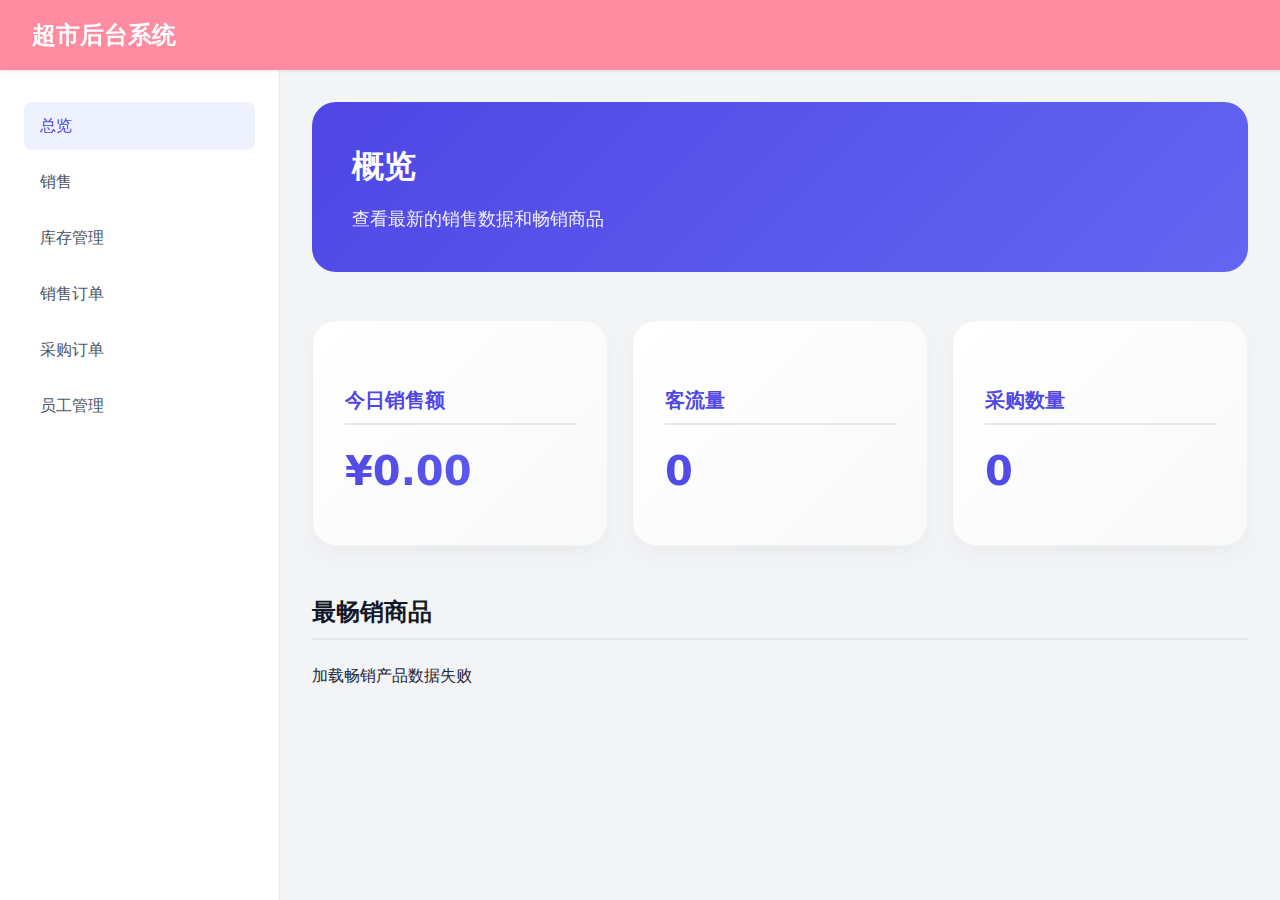
<file: src/main/resources/static/index.html>
<!DOCTYPE html>
<html lang="zh">
<head>
    <meta charset="UTF-8">
    <meta name="viewport" content="width=device-width, initial-scale=1.0">
    <title>超市后台系统 - 总览</title>
    <link rel="stylesheet" href="styles.css">
    <style>
        .main-content {
            padding: 2rem;
            background: #F3F4F6;
        }

        .stats-grid {
            display: grid;
            grid-template-columns: repeat(auto-fit, minmax(280px, 1fr));
            gap: 1.5rem;
            margin-bottom: 3rem;
        }

        .stat-card {
            background: linear-gradient(135deg, #ffffff 0%, #f8f9fa 100%);
            padding: 2rem;
            border-radius: 1.5rem;
            box-shadow: 0 10px 25px -5px rgba(0, 0, 0, 0.05);
            border: 1px solid rgba(229, 231, 235, 0.5);
            transition: all 0.3s ease;
            position: relative;
            overflow: hidden;
        }

        .stat-card::before {
            content: '';
            position: absolute;
            top: 0;
            left: 0;
            width: 100%;
            height: 100%;
            background: linear-gradient(45deg, rgba(79, 70, 229, 0.1) 0%, transparent 100%);
            opacity: 0;
            transition: opacity 0.3s ease;
        }

        .stat-card:hover {
            transform: translateY(-5px);
            box-shadow: 0 20px 30px -10px rgba(79, 70, 229, 0.15);
        }

        .stat-card:hover::before {
            opacity: 1;
        }

        .stat-card h3 {
            color: #4F46E5;
            font-size: 1.25rem;
            font-weight: 600;
            margin-bottom: 1rem;
            display: flex;
            align-items: center;
            gap: 0.5rem;
        }

        .stat-card .value {
            color: #111827;
            font-size: 2.5rem;
            font-weight: 700;
            margin-bottom: 0.75rem;
            background: linear-gradient(45deg, #4F46E5, #6366F1);
            -webkit-background-clip: text;
            -webkit-text-fill-color: transparent;
        }

        .stat-card .description {
            color: #6B7280;
            font-size: 0.875rem;
            line-height: 1.5;
        }

        .dashboard-header {
            background: linear-gradient(135deg, #4F46E5 0%, #6366F1 100%);
            padding: 2.5rem;
            border-radius: 1.5rem;
            margin-bottom: 3rem;
            color: white;
            position: relative;
            overflow: hidden;
        }

        .dashboard-header::before {
            content: '';
            position: absolute;
            top: 0;
            left: 0;
            width: 100%;
            height: 100%;
            background: url('data:image/svg+xml,...') center/cover;
            opacity: 0.1;
        }

        .dashboard-header h2 {
            font-size: 2rem;
            font-weight: 700;
            margin-bottom: 1rem;
            color: white;
        }

        .dashboard-header p {
            font-size: 1.1rem;
            opacity: 0.9;
            max-width: 600px;
        }

        .charts-container {
            display: grid;
            grid-template-columns: 2fr 1fr;
            gap: 2rem;
            margin-bottom: 3rem;
        }

        .chart-card {
            background: white;
            padding: 2rem;
            border-radius: 1.5rem;
            box-shadow: 0 10px 25px -5px rgba(0, 0, 0, 0.05);
            border: 1px solid rgba(229, 231, 235, 0.5);
        }

        .chart-card h3 {
            color: #111827;
            font-size: 1.5rem;
            font-weight: 600;
            margin-bottom: 2rem;
            padding-bottom: 1rem;
            border-bottom: 2px solid #E5E7EB;
        }

        .recent-activity {
            background: white;
            padding: 2rem;
            border-radius: 1.5rem;
            box-shadow: 0 10px 25px -5px rgba(0, 0, 0, 0.05);
        }

        .activity-list {
            display: flex;
            flex-direction: column;
            gap: 1.5rem;
        }

        .activity-item {
            padding: 1.5rem;
            border-radius: 1rem;
            background: #F9FAFB;
            border: 1px solid #E5E7EB;
            transition: all 0.3s ease;
        }

        .activity-item:hover {
            background: #F3F4F6;
            transform: translateX(5px);
            border-color: #4F46E5;
        }

        .top-products {
            display: grid;
            grid-template-columns: repeat(auto-fit, minmax(300px, 1fr));
            gap: 1.5rem;
            margin-top: 1.5rem;
        }

        .product-card {
            background: white;
            padding: 2rem;
            border-radius: 1.5rem;
            box-shadow: 0 10px 25px -5px rgba(0, 0, 0, 0.05);
            border: 1px solid rgba(229, 231, 235, 0.5);
            transition: all 0.3s ease;
            position: relative;
            overflow: hidden;
        }

        .product-card:hover {
            transform: translateY(-5px);
            box-shadow: 0 20px 30px -10px rgba(79, 70, 229, 0.15);
        }

        .rank-badge {
            position: absolute;
            top: 1rem;
            right: 1rem;
            width: 2.5rem;
            height: 2.5rem;
            background: linear-gradient(135deg, #4F46E5 0%, #6366F1 100%);
            color: white;
            border-radius: 50%;
            display: flex;
            align-items: center;
            justify-content: center;
            font-weight: 600;
            font-size: 1.25rem;
            box-shadow: 0 4px 6px -1px rgba(79, 70, 229, 0.3);
        }

        .product-name {
            font-size: 1.25rem;
            font-weight: 600;
            color: #111827;
            margin-bottom: 1rem;
            padding-right: 3rem;
        }

        .product-sales {
            color: #6B7280;
            font-size: 0.875rem;
            display: flex;
            align-items: center;
            gap: 0.5rem;
        }

        .product-sales::before {
            content: '📈';
            font-size: 1.25rem;
        }

        main h3 {
            color: #111827;
            font-size: 1.5rem;
            font-weight: 600;
            margin: 2rem 0 1rem;
            padding-bottom: 0.5rem;
            border-bottom: 2px solid #E5E7EB;
        }
    </style>
</head>
<body>
    <div class="container">
        <header class="navbar">
            <h1>超市后台系统</h1>
        </header>
        
        <aside class="sidebar">
            <ul>
                <li><a href="index.html" class="active">总览</a></li>
                <li><a href="inventory.html">销售</a></li>
                <li><a href="manage-inventory.html">库存管理</a></li>
                <li><a href="sale-orders.html">销售订单</a></li>
                <li><a href="purchase-orders.html">采购订单</a></li>
                <li><a href="employee-management.html">员工管理</a></li>
            </ul>
        </aside>

        <main class="main-content">
            <div class="dashboard-header">
                <h2>概览</h2>
                <p>查看最新的销售数据和畅销商品</p>
            </div>

            <div class="stats-grid">
                <div class="stat-card">
                    <h3>今日销售额</h3>
                    <div class="value" id="totalSales">¥0.00</div>
                </div>
                <div class="stat-card">
                    <h3>客流量</h3>
                    <div class="value" id="orderCount">0</div>
                </div>
                <div class="stat-card">
                    <h3>采购数量</h3>
                    <div class="value" id="purchaseCount">0</div>
                </div>
            </div>

            <h3>最畅销商品</h3>
            <div class="top-products" id="topProductsContainer">
                <!-- 动态加载的畅销产品将显示在这里 -->
            </div>
        </main>
    </div>

    <script>
        function loadTotalSales() {
            fetch('http://localhost:8080/api/orders/total-sales')
                .then(response => response.json())
                .then(amount => {
                    document.getElementById('totalSales').textContent = 
                        `¥${parseFloat(amount).toFixed(2)}`;
                })
                .catch(error => {
                    console.error('加载总销售额失败:', error);
                });
        }

        function loadTopProducts() {
            fetch('http://localhost:8080/api/inventory/top-selling')
                .then(response => response.json())
                .then(products => {
                    const container = document.getElementById('topProductsContainer');
                    container.innerHTML = products.map((product, index) => `
                        <div class="product-card" style="position: relative;">
                            <div class="rank-badge">${index + 1}</div>
                            <div class="product-name">${product.name}</div>
                            <div class="product-sales">月销量：${product.salesCount}件</div>
                        </div>
                    `).join('');
                })
                .catch(error => {
                    console.error('加载畅销产品失败:', error);
                    document.getElementById('topProductsContainer').innerHTML = 
                        '<p>加载畅销产品数据失败</p>';
                });
        }

        function loadStatistics() {
            // 获取销售统计数据
            fetch('http://localhost:8080/api/orders/statistics')
                .then(response => response.json())
                .then(data => {
                    document.getElementById('totalSales').textContent = 
                        `¥${data.totalSales.toFixed(2)}`;
                    document.getElementById('orderCount').textContent = 
                        data.orderCount;
                    document.getElementById('purchaseCount').textContent = 
                        data.purchaseCount;
                })
                .catch(error => {
                    console.error('加载统计数据失败:', error);
                });
        }

        function loadOrderCount() {
            fetch('http://localhost:8080/api/orders/count')
                .then(response => response.json())
                .then(count => {
                    document.getElementById('orderCount').textContent = count;
                })
                .catch(error => {
                    console.error('加载订单数量失败:', error);
                });
        }

        function loadPurchaseCount() {
            fetch('http://localhost:8080/api/orders/purchases/count')
                .then(response => response.json())
                .then(count => {
                    document.getElementById('purchaseCount').textContent = count || '0';
                })
                .catch(error => {
                    console.error('加载采购订单数量失败:', error);
                    document.getElementById('purchaseCount').textContent = '0';
                });
        }

        // 页面加载时执行
        window.onload = function() {
            loadTopProducts();
            loadStatistics();
            loadTotalSales();
            loadOrderCount();
            loadPurchaseCount();
            
            // 每隔5分钟刷新一次数据
            setInterval(() => {
                loadStatistics();
                loadTotalSales();
                loadOrderCount();
                loadPurchaseCount();
            }, 300000);
        };
    </script>
</body>
</html>
</file>
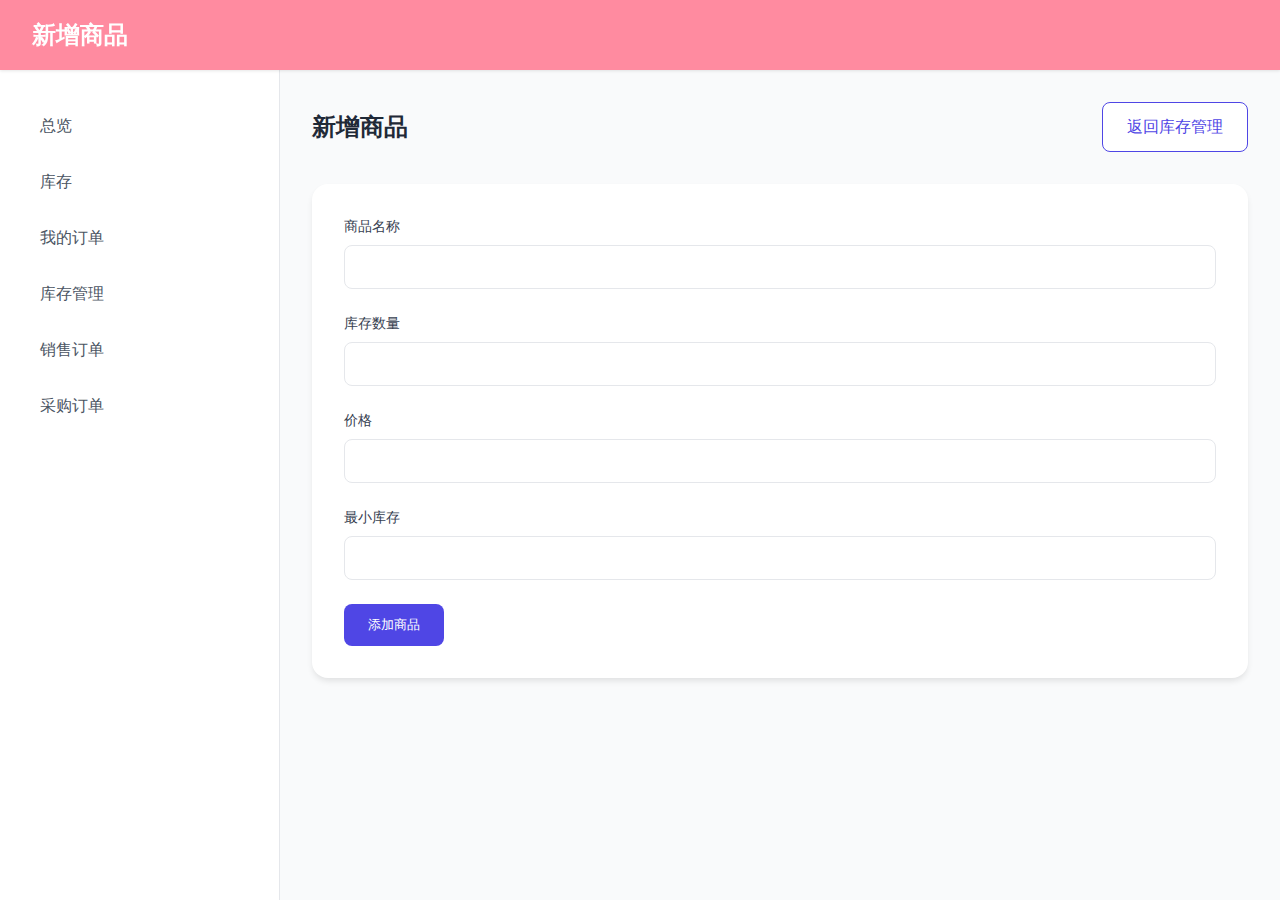
<file: src/main/resources/static/add-product.html>
<!DOCTYPE html>
<html lang="zh">
<head>
    <meta charset="UTF-8">
    <meta name="viewport" content="width=device-width, initial-scale=1.0">
    <title>新增商品 - 仓库管理系统</title>
    <link rel="stylesheet" href="styles.css">
    <style>
        .header-actions {
            display: flex;
            justify-content: space-between;
            align-items: center;
            margin-bottom: 2rem;
        }

        .btn-back {
            background: white;
            color: #4F46E5;
            border: 1px solid #4F46E5;
            padding: 0.75rem 1.5rem;
            border-radius: 0.5rem;
            text-decoration: none;
            font-weight: 500;
            transition: all 0.2s;
        }

        .btn-back:hover {
            background: #EEF2FF;
        }

        .add-form {
            background: white;
            padding: 2rem;
            border-radius: 1rem;
            box-shadow: 0 4px 6px -1px rgba(0, 0, 0, 0.1);
        }

        .form-group {
            margin-bottom: 1.5rem;
        }

        .form-group label {
            display: block;
            color: #374151;
            font-size: 0.875rem;
            font-weight: 500;
            margin-bottom: 0.5rem;
        }

        .form-group input {
            width: 100%;
            padding: 0.75rem 1rem;
            border: 1px solid #E5E7EB;
            border-radius: 0.5rem;
            font-size: 1rem;
        }

        .btn-submit {
            background: #4F46E5;
            color: white;
            padding: 0.75rem 1.5rem;
            border: none;
            border-radius: 0.5rem;
            font-weight: 500;
            cursor: pointer;
            transition: all 0.2s;
        }

        .btn-submit:hover {
            background: #4338CA;
        }
    </style>
</head>
<body>
    <div class="container">
        <header class="navbar">
            <h1>新增商品</h1>
        </header>
        
        <aside class="sidebar">
            <ul>
                <li><a href="index.html">总览</a></li>
                <li><a href="inventory.html">库存</a></li>
                <li><a href="my-orders.html">我的订单</a></li>
                <li><a href="manage-inventory.html">库存管理</a></li>
                <li><a href="sale-orders.html">销售订单</a></li>
                <li><a href="purchase-orders.html">采购订单</a></li>
            </ul>
        </aside>
        
        <main class="main-content">
            <div class="header-actions">
                <h2>新增商品</h2>
                <a href="manage-inventory.html" class="btn-back">返回库存管理</a>
            </div>
            <div class="add-form">
                <form id="addProductForm">
                    <div class="form-group">
                        <label for="productName">商品名称</label>
                        <input type="text" id="productName" required>
                    </div>
                    <div class="form-group">
                        <label for="stock">库存数量</label>
                        <input type="number" id="stock" required min="0">
                    </div>
                    <div class="form-group">
                        <label for="price">价格</label>
                        <input type="number" id="price" required min="0" step="0.01">
                    </div>
                    <div class="form-group">
                        <label for="minStock">最小库存</label>
                        <input type="number" id="minStock" required min="0">
                    </div>
                    <button type="submit" class="btn-submit">添加商品</button>
                </form>
            </div>
        </main>
    </div>

    <script>
        document.getElementById('addProductForm').addEventListener('submit', function(e) {
            e.preventDefault();
            const productData = {
                name: document.getElementById('productName').value,
                stock: parseInt(document.getElementById('stock').value),
                price: parseFloat(document.getElementById('price').value),
                minStock: parseInt(document.getElementById('minStock').value)
            };

            fetch('http://localhost:8080/api/inventory/add', {
                method: 'POST',
                headers: {
                    'Content-Type': 'application/json'
                },
                body: JSON.stringify(productData)
            })
            .then(response => response.text())
            .then(result => {
                alert(result);
                if (result === '添加成功') {
                    window.location.href = 'manage-inventory.html';
                }
            })
            .catch(error => {
                console.error('添加商品失败:', error);
                alert('添加商品失败，请稍后重试');
            });
        });
    </script>
</body>
</html>
</file>
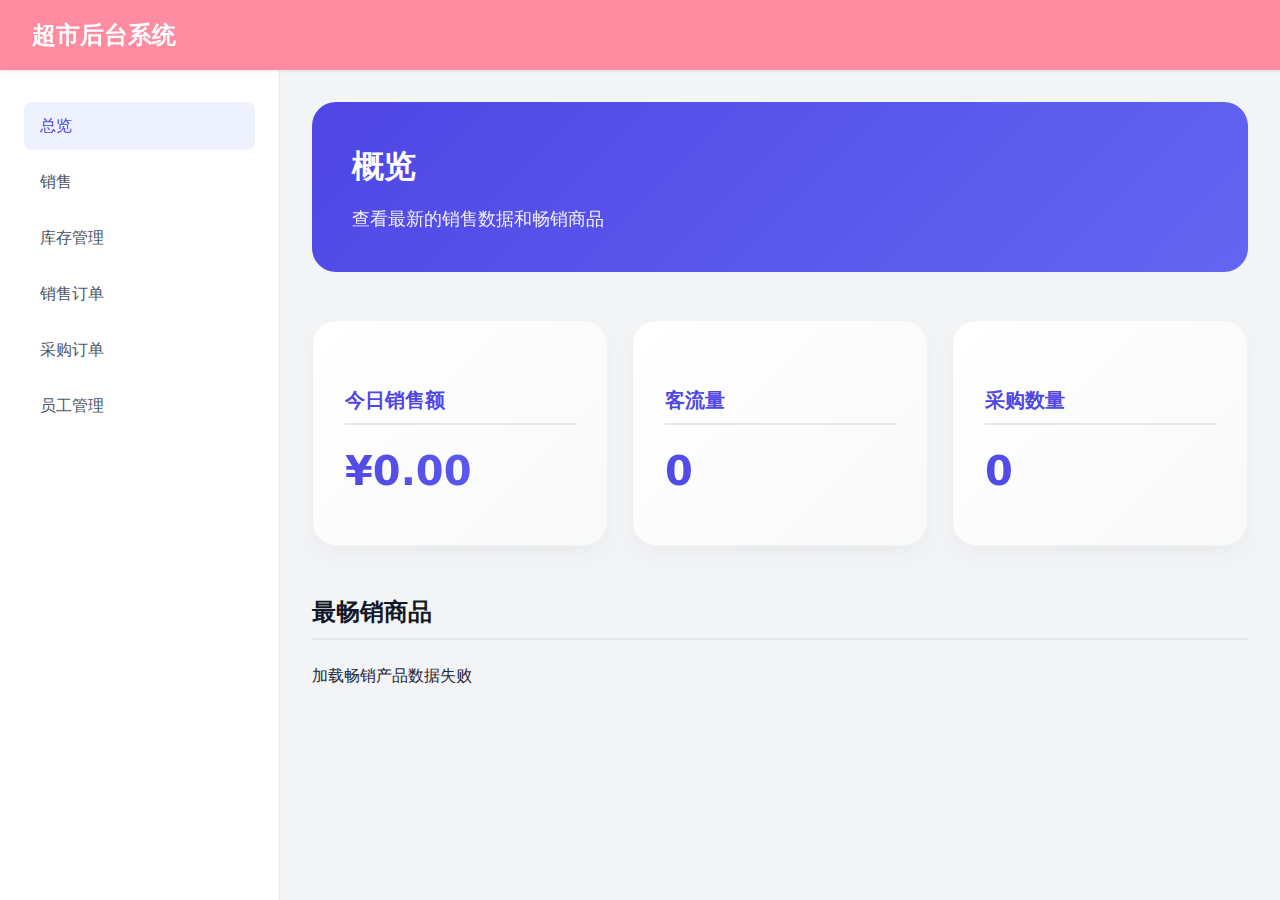
<file: src/main/resources/static/employee-management.html>
<!DOCTYPE html>
<html lang="zh">
<head>
    <meta charset="UTF-8">
    <meta name="viewport" content="width=device-width, initial-scale=1.0">
    <title>员工管理 - 仓库管理系统</title>
    <link rel="stylesheet" href="styles.css">
    <style>
        .employee-header {
            margin-bottom: 2rem;
            display: flex;
            justify-content: space-between;
            align-items: flex-start;
        }

        .employee-header h2 {
            color: #1F2937;
            font-size: 1.5rem;
            font-weight: 600;
            margin-bottom: 0.5rem;
        }

        .employee-header p {
            color: #6B7280;
            font-size: 0.875rem;
        }

        .btn-add-employee {
            background: #4F46E5;
            color: white;
            padding: 0.75rem 1.5rem;
            border-radius: 0.5rem;
            text-decoration: none;
            font-weight: 500;
            transition: all 0.2s;
        }

        .btn-add-employee:hover {
            background: #4338CA;
        }

        .search-container {
            margin: 1.5rem 0;
            display: flex;
            align-items: center;
            background: white;
            padding: 0.75rem;
            border-radius: 0.75rem;
            box-shadow: 0 1px 3px rgba(0, 0, 0, 0.1);
        }

        .search-input {
            width: 100%;
            max-width: 400px;
            padding: 0.75rem 1rem;
            border: 1px solid #E5E7EB;
            border-radius: 0.5rem;
            font-size: 1rem;
            color: #1F2937;
            background-color: #F9FAFB;
            outline: none;
            transition: all 0.2s ease;
        }

        .employee-grid {
            display: grid;
            grid-template-columns: repeat(auto-fill, minmax(300px, 1fr));
            gap: 1.5rem;
            padding: 1rem 0;
        }

        .employee-card {
            background: white;
            border-radius: 0.75rem;
            padding: 1.5rem;
            box-shadow: 0 1px 3px rgba(0, 0, 0, 0.1);
        }

        .employee-card h3 {
            color: #1F2937;
            font-size: 1.25rem;
            margin-bottom: 1rem;
        }

        .employee-info {
            margin-bottom: 1rem;
            color: #4B5563;
        }

        .action-buttons {
            display: flex;
            gap: 0.75rem;
            margin-top: 1rem;
        }

        .btn {
            padding: 0.5rem 1rem;
            border-radius: 0.375rem;
            border: none;
            cursor: pointer;
            font-size: 0.875rem;
        }

        .btn-edit {
            background: #3B82F6;
            color: white;
        }

        .btn-delete {
            background: #EF4444;
            color: white;
        }

        .modal {
            position: fixed;
            top: 0;
            left: 0;
            width: 100%;
            height: 100%;
            background: rgba(0, 0, 0, 0.5);
            display: flex;
            justify-content: center;
            align-items: center;
            z-index: 1000;
        }

        .modal-content {
            background: white;
            padding: 2rem;
            border-radius: 0.5rem;
            width: 100%;
            max-width: 500px;
            position: relative;
            z-index: 1001;
        }

        .form-group {
            margin-bottom: 1rem;
        }

        .form-group label {
            display: block;
            margin-bottom: 0.5rem;
            color: #374151;
        }

        .form-group input,
        .form-group select {
            width: 100%;
            padding: 0.5rem;
            border: 1px solid #D1D5DB;
            border-radius: 0.375rem;
        }

        .modal-buttons {
            display: flex;
            justify-content: flex-end;
            gap: 1rem;
            margin-top: 1.5rem;
        }

        .btn-primary {
            background: #4F46E5;
            color: white;
            padding: 0.75rem 1.5rem;
            border-radius: 0.5rem;
            border: none;
            font-weight: 500;
            font-size: 1rem;
            cursor: pointer;
            transition: all 0.2s;
            min-width: 120px;
        }

        .btn-primary:hover {
            background: #4338CA;
        }

        .btn-secondary {
            background: white;
            color: #4F46E5;
            padding: 0.75rem 1.5rem;
            border-radius: 0.5rem;
            border: 1px solid #4F46E5;
            font-weight: 500;
            font-size: 1rem;
            cursor: pointer;
            transition: all 0.2s;
            min-width: 120px;
        }

        .btn-secondary:hover {
            background: #EEF2FF;
        }

        .modal-buttons {
            display: flex;
            justify-content: flex-end;
            gap: 1.5rem;
            margin-top: 2rem;
        }
    </style>
</head>
<body>
    <div class="container">
        <header class="navbar">
            <h1>员工管理</h1>
        </header>
        
        <aside class="sidebar">
            <ul>
                <li><a href="index.html">总览</a></li>
                <li><a href="inventory.html">销售</a></li>
                <li><a href="manage-inventory.html">库存管理</a></li>
                <li><a href="sale-orders.html">销售订单</a></li>
                <li><a href="purchase-orders.html">采购订单</a></li>
                <li><a href="employee-management.html" class="active">员工管理</a></li>
            </ul>
        </aside>
        
        <main class="main-content">
            <div class="employee-header">
                <div>
                    <h2>员工管理</h2>
                    <p>管理所有员工信息</p>
                    <div class="search-container">
                        <input type="text" id="searchInput" placeholder="搜索员工..." class="search-input">
                    </div>
                </div>
                <button class="btn-add-employee" onclick="showAddEmployeeModal()">新增员工</button>
            </div>
            <div class="employee-grid" id="employeeGrid">
                <!-- 员工卡片将通过JavaScript动态添加 -->
            </div>
        </main>
    </div>

    <div id="employeeModal" class="modal" style="display: none;">
        <div class="modal-content">
            <h3 id="modalTitle">新增员工</h3>
            <form id="employeeForm">
                <input type="hidden" id="employeeId">
                <div class="form-group">
                    <label for="name">姓名</label>
                    <input type="text" id="name" required>
                </div>
                <div class="form-group">
                    <label for="level">职级</label>
                    <select id="level" required>
                        <option value="初级">初级</option>
                        <option value="中级">中级</option>
                        <option value="高级">高级</option>
                    </select>
                </div>
                <div class="form-group">
                    <label for="phone">电话</label>
                    <input type="tel" id="phone" pattern="\d{11}" required>
                </div>
                <div class="form-group">
                    <label for="position">岗位</label>
                    <input type="text" id="position" required>
                </div>
                <div class="modal-buttons">
                    <button type="submit" class="btn-primary">保存</button>
                    <button type="button" class="btn-secondary" onclick="hideEmployeeModal()">取消</button>
                </div>
            </form>
        </div>
    </div>

    <script>
        let allEmployees = [];

        function loadEmployees() {
            fetch('http://localhost:8080/api/employees')
                .then(response => response.json())
                .then(employees => {
                    allEmployees = employees;
                    renderEmployees(employees);
                })
                .catch(error => console.error('加载员工数据失败:', error));
        }

        function renderEmployees(employees) {
            const grid = document.getElementById('employeeGrid');
            grid.innerHTML = employees.map(employee => `
                <div class="employee-card">
                    <h3>${employee.name}</h3>
                    <div class="employee-info">
                        <p>职级: ${employee.level}</p>
                        <p>电话: ${employee.phone}</p>
                        <p>岗位: ${employee.position}</p>
                    </div>
                    <div class="action-buttons">
                        <button class="btn btn-edit" onclick="editEmployee(${employee.id})">编辑</button>
                        <button class="btn btn-delete" onclick="deleteEmployee(${employee.id})">删除</button>
                    </div>
                </div>
            `).join('');
        }

        function searchEmployees(keyword) {
            const filteredEmployees = allEmployees.filter(employee => 
                employee.name.toLowerCase().includes(keyword.toLowerCase()) ||
                employee.position.toLowerCase().includes(keyword.toLowerCase())
            );
            renderEmployees(filteredEmployees);
        }

        // 检查是否有权限访问
        function checkAccess() {
            const key = localStorage.getItem('employeeManagementKey');
            if (!key || key !== '123456') {
                const inputKey = prompt('请输入访问密钥:');
                if (inputKey === '123456') {
                    localStorage.setItem('employeeManagementKey', inputKey);
                } else {
                    alert('密钥错误，无法访问员工管理页面');
                    window.location.href = 'index.html';
                }
            }
        }

        // 页面加载时检查权限
        window.onload = function() {
            checkAccess();
            loadEmployees();
            document.getElementById('searchInput').addEventListener('input', function(e) {
                searchEmployees(e.target.value);
            });
        };

        function showAddEmployeeModal() {
            document.getElementById('modalTitle').textContent = '新增员工';
            document.getElementById('employeeId').value = '';
            document.getElementById('employeeForm').reset();
            document.getElementById('employeeModal').style.display = 'flex';
        }

        function showEditEmployeeModal(employee) {
            document.getElementById('modalTitle').textContent = '编辑员工';
            document.getElementById('employeeId').value = employee.id;
            document.getElementById('name').value = employee.name;
            document.getElementById('level').value = employee.level;
            document.getElementById('phone').value = employee.phone;
            document.getElementById('position').value = employee.position;
            document.getElementById('employeeModal').style.display = 'flex';
        }

        function hideEmployeeModal() {
            document.getElementById('employeeModal').style.display = 'none';
        }

        function editEmployee(id) {
            const employee = allEmployees.find(emp => emp.id === id);
            if (employee) {
                showEditEmployeeModal(employee);
            }
        }

        function deleteEmployee(id) {
            if (confirm('确定要删除这名员工吗？')) {
                fetch(`http://localhost:8080/api/employees/${id}`, {
                    method: 'DELETE'
                })
                .then(response => {
                    if (response.ok) {
                        loadEmployees();
                    } else {
                        throw new Error('删除失败');
                    }
                })
                .catch(error => console.error('删除员工失败:', error));
            }
        }

        // 表单提交处理
        document.getElementById('employeeForm').addEventListener('submit', function(e) {
            e.preventDefault();
            
            const employeeData = {
                name: document.getElementById('name').value,
                level: document.getElementById('level').value,
                phone: document.getElementById('phone').value,
                position: document.getElementById('position').value
            };

            const employeeId = document.getElementById('employeeId').value;
            const url = employeeId 
                ? `http://localhost:8080/api/employees/${employeeId}`
                : 'http://localhost:8080/api/employees';
            const method = employeeId ? 'PUT' : 'POST';

            fetch(url, {
                method: method,
                headers: {
                    'Content-Type': 'application/json'
                },
                body: JSON.stringify(employeeData)
            })
            .then(response => {
                if (!response.ok) {
                    return response.text().then(text => {
                        throw new Error(text || '保存失败');
                    });
                }
                return response.json();
            })
            .then(result => {
                hideEmployeeModal();
                loadEmployees();  // 重新加载员工列表
                alert(employeeId ? '修改成功' : '添加成功');
            })
            .catch(error => {
                console.error('保存失败:', error);
                alert('保存失败：' + error.message);
            });
        });

        function checkEmployeeAccess(event) {
            event.preventDefault();
            const key = localStorage.getItem('employeeManagementKey');
            if (!key || key !== '123456') {
                const inputKey = prompt('请输入访问密钥:');
                if (inputKey === '123456') {
                    localStorage.setItem('employeeManagementKey', inputKey);
                    window.location.href = 'employee-management.html';
                } else {
                    alert('密钥错误，无法访问员工管理页面');
                }
            } else {
                window.location.href = 'employee-management.html';
            }
        }
    </script>
</body>
</html>
</file>
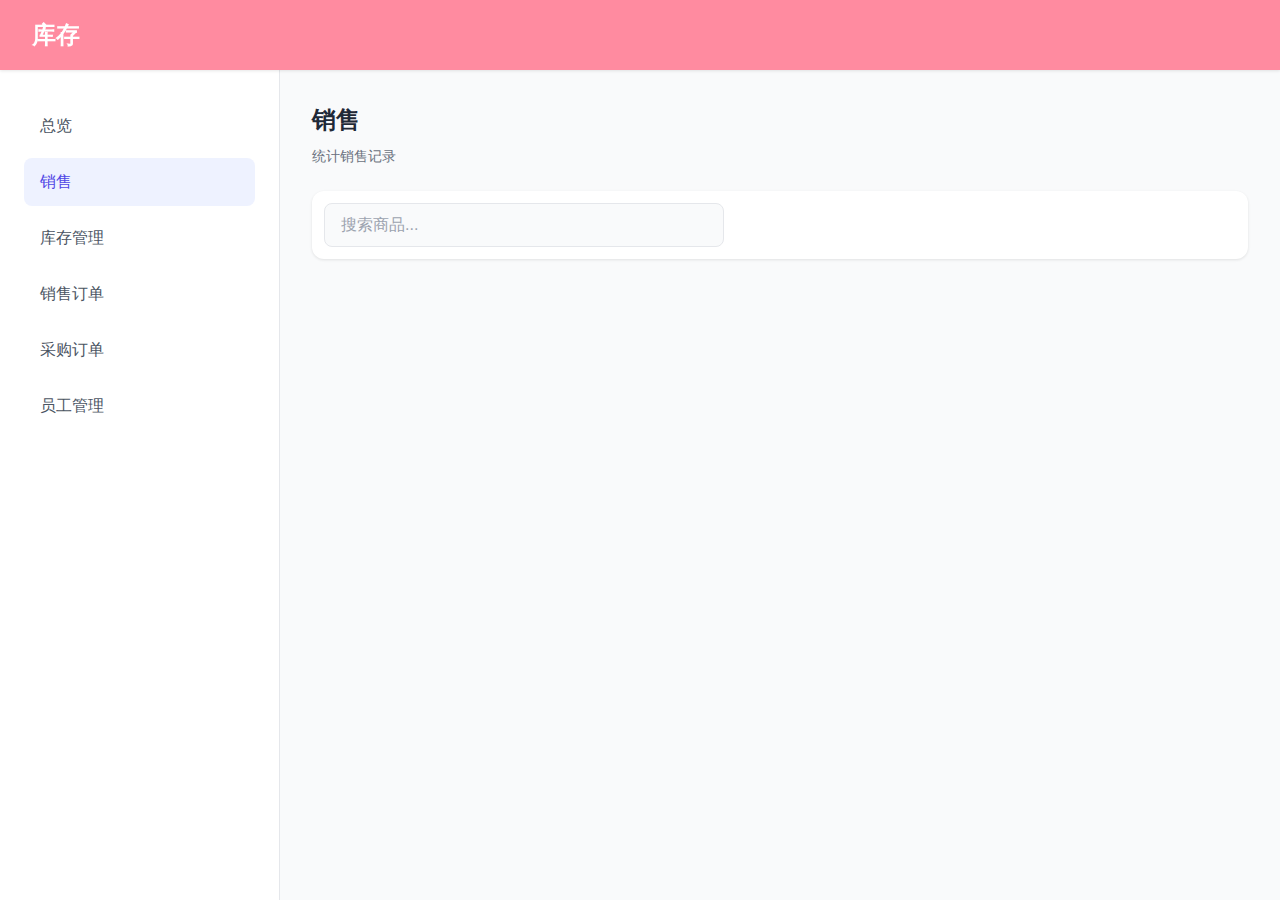
<file: src/main/resources/static/inventory.html>
<!DOCTYPE html>
<html lang="zh">
<head>
    <meta charset="UTF-8">
    <meta name="viewport" content="width=device-width, initial-scale=1.0">
    <title>库存管理 - 仓库管理系统</title>
    <link rel="stylesheet" href="styles.css">
    <style>
        .inventory-header {
            margin-bottom: 2rem;
        }

        .inventory-header h2 {
            color: #1F2937;
            font-size: 1.5rem;
            font-weight: 600;
            margin-bottom: 0.5rem;
        }

        .inventory-header p {
            color: #6B7280;
            font-size: 0.875rem;
        }

        .inventory-grid {
            display: grid;
            grid-template-columns: repeat(auto-fit, minmax(280px, 1fr));
            gap: 1.5rem;
            padding: 1.5rem 0;
        }

        .inventory-item {
            background: white;
            border-radius: 1rem;
            padding: 1.5rem;
            box-shadow: 0 4px 6px -1px rgba(0, 0, 0, 0.1);
            transition: all 0.3s ease;
            position: relative;
        }

        .inventory-item:hover {
            transform: translateY(-4px);
            box-shadow: 0 10px 15px -3px rgba(0, 0, 0, 0.1);
        }

        .item-image {
            width: 100%;
            height: 180px;
            background: #F3F4F6;
            border-radius: 0.75rem;
            margin-bottom: 1rem;
            overflow: hidden;
        }

        .item-name {
            font-size: 1.125rem;
            font-weight: 600;
            color: #1F2937;
            margin-bottom: 0.75rem;
        }

        .item-stock {
            color: #6B7280;
            font-size: 0.875rem;
            margin-bottom: 0.5rem;
        }

        .item-price {
            color: #FF8BA0;
            font-size: 1.125rem;
            font-weight: 500;
            margin-bottom: 1rem;
        }

        .quantity-control {
            display: flex;
            align-items: center;
            gap: 1rem;
            margin-top: 1rem;
            margin-bottom: 1.5rem;
            padding-top: 1rem;
            border-top: 1px solid #E5E7EB;
        }

        .quantity-btn {
            background: #F3F4F6;
            border: none;
            border-radius: 0.5rem;
            width: 2rem;
            height: 2rem;
            display: flex;
            align-items: center;
            justify-content: center;
            cursor: pointer;
            transition: all 0.2s;
            color: #4F46E5;
        }

        .quantity-btn:hover {
            background: #E5E7EB;
        }

        .quantity-display {
            font-size: 1rem;
            color: #1F2937;
            font-weight: 500;
        }

        .add-to-cart {
            background: #FF8BA0;
            color: white;
            border: none;
            border-radius: 0.5rem;
            padding: 0.75rem 1rem;
            width: 100%;
            font-weight: 500;
            cursor: pointer;
            transition: all 0.2s;
        }

        .add-to-cart:hover {
            background: #4338CA;
        }

        .out-of-stock {
            color: #DC2626;
        }

        .low-stock {
            color: #F59E0B;
        }

        .search-container {
            margin: 1.5rem 0;
            display: flex;
            align-items: center;
            background: white;
            padding: 0.75rem;
            border-radius: 0.75rem;
            box-shadow: 0 1px 3px rgba(0, 0, 0, 0.1);
        }

        .search-input {
            width: 100%;
            max-width: 400px;
            padding: 0.75rem 1rem;
            border: 1px solid #E5E7EB;
            border-radius: 0.5rem;
            font-size: 1rem;
            color: #1F2937;
            background-color: #F9FAFB;
            outline: none;
            transition: all 0.2s ease;
        }

        .search-input::placeholder {
            color: #9CA3AF;
        }

        .search-input:focus {
            border-color: #4F46E5;
            background-color: white;
            box-shadow: 0 0 0 3px rgba(79, 70, 229, 0.1);
        }
    </style>
</head>
<body>
    <div class="container">
        <header class="navbar">
            <h1>库存</h1>
        </header>
        
        <aside class="sidebar">
            <ul>
                <li><a href="index.html">总览</a></li>
                <li><a href="inventory.html" class="active">销售</a></li>
                <li><a href="manage-inventory.html">库存管理</a></li>
                <li><a href="sale-orders.html">销售订单</a></li>
                <li><a href="purchase-orders.html">采购订单</a></li>
                <li><a href="employee-management.html">员工管理</a></li>
            </ul>
        </aside>

        <main class="main-content">
            <div class="inventory-header">
                <h2>销售</h2>
                <p>统计销售记录</p>
                <div class="search-container">
                    <input type="text" id="searchInput" placeholder="搜索商品..." class="search-input">
                </div>
            </div>
            <div class="inventory-grid" id="inventoryGrid">
                <!-- 商品将通过 JavaScript 动态加载 -->
            </div>
        </main>
    </div>

    <script>
        // 保存所有商品数据
        let allProducts = [];

        // 修改loadInventory函数
        function loadInventory() {
            fetch('http://localhost:8080/api/inventory/all')
                .then(response => response.json())
                .then(products => {
                    allProducts = products; // 保存所有商品数据
                    renderProducts(products); // 渲染商品
                })
                .catch(error => {
                    console.error('加载商品数据失败:', error);
                    alert('加载商品数据失败，请刷新页面重试');
                });
        }

        // 添加渲染商品的函数
        function renderProducts(products) {
            const grid = document.getElementById('inventoryGrid');
            grid.innerHTML = products.map(product => `
                <div class="inventory-item" id="product-${product.id}">
                    <div class="item-name">${product.name}</div>
                    <div class="item-stock ${getStockClass(product.stock, product.minStock)}">
                        库存: ${product.stock}
                    </div>
                    <div class="item-price">¥${product.price?.toFixed(2) || '0.00'}</div>
                    <div class="quantity-control">
                        <button class="quantity-btn" onclick="decreaseQuantity(${product.id})" 
                                ${product.stock === 0 ? 'disabled' : ''}>-</button>
                        <span class="quantity-display" id="quantity-${product.id}">1</span>
                        <button class="quantity-btn" onclick="increaseQuantity(${product.id})"
                                ${product.stock === 0 ? 'disabled' : ''}>+</button>
                    </div>
                    <button class="add-to-cart" onclick="placeOrder(${product.id})"
                            ${product.stock === 0 ? 'disabled' : ''}>
                        ${product.stock === 0 ? '暂无库存' : '售出'}
                    </button>
                </div>
            `).join('');
        }

        // 添加搜索功能
        function searchProducts(keyword) {
            const filteredProducts = allProducts.filter(product => 
                product.name.toLowerCase().includes(keyword.toLowerCase())
            );
            renderProducts(filteredProducts);
        }

        // 页面加载时的事件监听
        window.onload = function() {
            loadInventory();
            
            // 添加搜索输入框事件监听
            document.getElementById('searchInput').addEventListener('input', function(e) {
                searchProducts(e.target.value);
            });
        };

        // 判断库存状态的辅助函数
        function getStockClass(stock, minStock) {
            if (stock === 0) return 'out-of-stock';
            if (stock <= minStock) return 'low-stock';
            return '';
        }

        // 减少数量
        function decreaseQuantity(id) {
            const quantityElement = document.getElementById(`quantity-${id}`);
            let quantity = parseInt(quantityElement.textContent);
            if (quantity > 1) {
                quantityElement.textContent = quantity - 1;
            }
        }

        // 增加数量
        function increaseQuantity(id) {
            const quantityElement = document.getElementById(`quantity-${id}`);
            const productElement = document.getElementById(`product-${id}`);
            const stockText = productElement.querySelector('.item-stock').textContent;
            const currentStock = parseInt(stockText.match(/\d+/)[0]);
            
            let quantity = parseInt(quantityElement.textContent);
            if (quantity < currentStock) {
                quantityElement.textContent = quantity + 1;
            } else {
                alert('不能超过当前库存量！');
            }
        }

        // 下单功能
        function placeOrder(id) {
            const currentUser = JSON.parse(localStorage.getItem('currentUser'));
            if (!currentUser) {
                alert('请先登录！');
                window.location.href = 'login.html';
                return;
            }

            const quantity = parseInt(document.getElementById(`quantity-${id}`).textContent);
            const productName = document.querySelector(`#product-${id} .item-name`).textContent;
            
            fetch('http://localhost:8080/api/inventory/order', {
                method: 'POST',
                headers: {
                    'Content-Type': 'application/json'
                },
                body: JSON.stringify({
                    productName: productName,
                    quantity: quantity,
                    userId: Number(currentUser.id)
                })
            })
            .then(response => response.text())
            .then(result => {
                alert(result);
                if (result === '下单成功') {
                    loadInventory();
                }
            })
            .catch(error => {
                console.error('下单失败:', error);
                alert('下单失败，请稍后重试');
            });
        }
    </script>
</body>
</html>
</file>
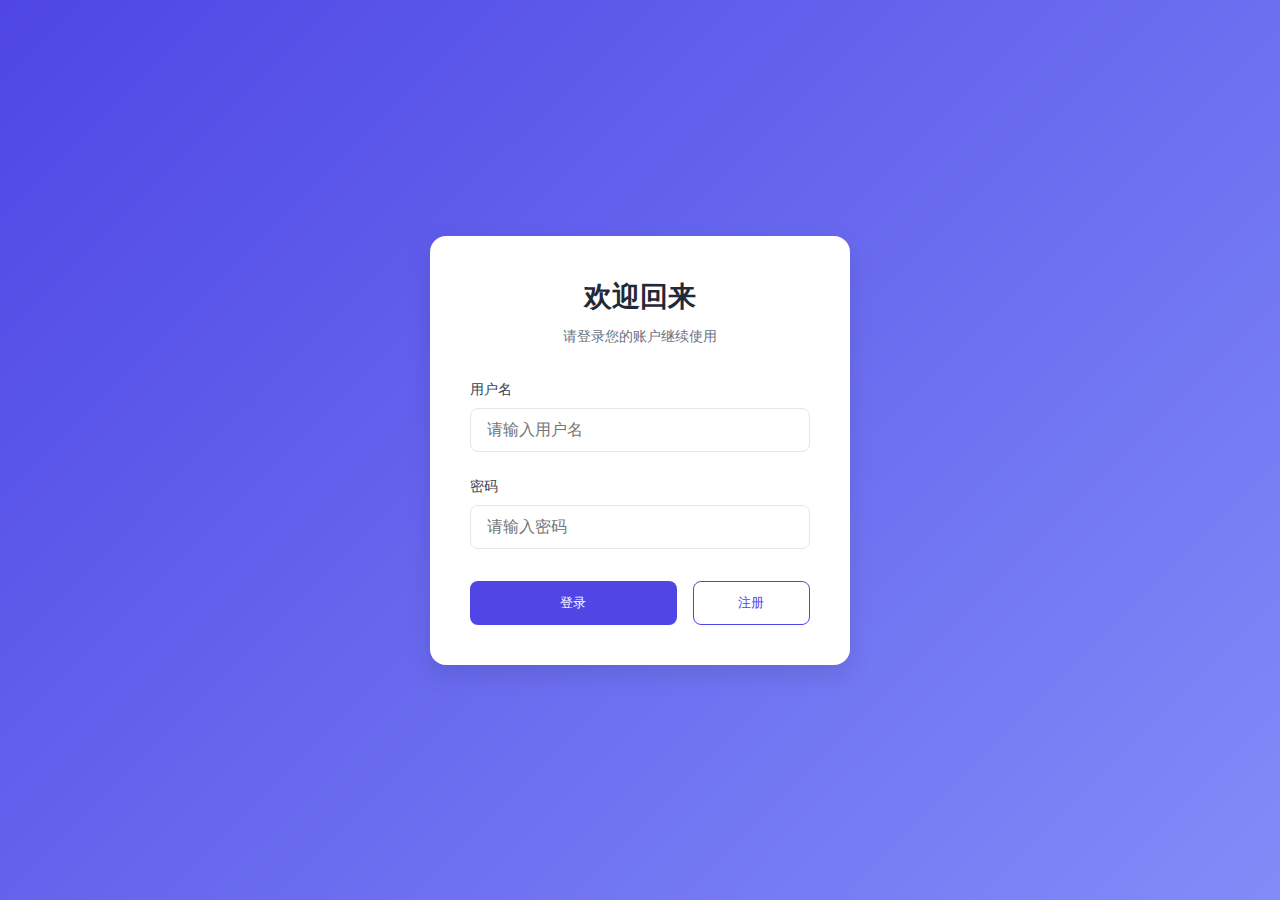
<file: src/main/resources/static/login.html>
<!DOCTYPE html>
<html lang="zh">
<head>
    <meta charset="UTF-8">
    <meta name="viewport" content="width=device-width, initial-scale=1.0">
    <title>登录 - 仓库管理系统</title>
    <link rel="stylesheet" href="styles.css">
    <style>
        body {
            background: linear-gradient(135deg, #4F46E5 0%, #818CF8 100%);
            min-height: 100vh;
            display: flex;
            align-items: center;
            justify-content: center;
            padding: 2rem;
        }

        .login-container {
            background: white;
            border-radius: 1rem;
            box-shadow: 0 10px 25px rgba(0, 0, 0, 0.1);
            width: 100%;
            max-width: 420px;
            padding: 2.5rem;
        }

        .login-header {
            text-align: center;
            margin-bottom: 2rem;
        }

        .login-header h1 {
            color: #1F2937;
            font-size: 1.75rem;
            font-weight: 600;
            margin-bottom: 0.5rem;
        }

        .login-header p {
            color: #6B7280;
            font-size: 0.875rem;
        }

        .form-group {
            margin-bottom: 1.5rem;
        }

        .form-group label {
            display: block;
            color: #374151;
            font-size: 0.875rem;
            font-weight: 500;
            margin-bottom: 0.5rem;
        }

        .form-group input {
            width: 100%;
            padding: 0.75rem 1rem;
            border: 1px solid #E5E7EB;
            border-radius: 0.5rem;
            font-size: 1rem;
            transition: all 0.2s;
        }

        .form-group input:focus {
            border-color: #4F46E5;
            box-shadow: 0 0 0 3px rgba(79, 70, 229, 0.1);
            outline: none;
        }

        .button-group {
            margin-top: 2rem;
            display: flex;
            gap: 1rem;
        }

        .login-btn {
            flex: 2;
            background: #4F46E5;
            color: white;
            padding: 0.75rem;
            border: none;
            border-radius: 0.5rem;
            font-weight: 500;
            cursor: pointer;
            transition: all 0.2s;
        }

        .login-btn:hover {
            background: #4338CA;
            transform: translateY(-1px);
        }

        .register-btn {
            flex: 1;
            background: white;
            color: #4F46E5;
            padding: 0.75rem;
            border: 1px solid #4F46E5;
            border-radius: 0.5rem;
            font-weight: 500;
            cursor: pointer;
            transition: all 0.2s;
        }

        .register-btn:hover {
            background: #F3F4F6;
        }

        .error-message {
            color: #DC2626;
            font-size: 0.875rem;
            margin-top: 0.25rem;
            display: none;
        }
    </style>
</head>
<body>
    <div class="login-container">
        <div class="login-header">
            <h1>欢迎回来</h1>
            <p>请登录您的账户继续使用</p>
        </div>
        
        <form id="loginForm">
            <div class="form-group">
                <label for="username">用户名</label>
                <input type="text" id="username" placeholder="请输入用户名" required>
                <span class="error-message" id="username-error"></span>
            </div>
            
            <div class="form-group">
                <label for="password">密码</label>
                <input type="password" id="password" placeholder="请输入密码" required>
                <span class="error-message" id="password-error"></span>
            </div>
            
            <div class="button-group">
                <button type="submit" class="login-btn">登录</button>
                <button type="button" class="register-btn" onclick="window.location.href='register.html'">注册</button>
            </div>
        </form>
    </div>

    <script>
        document.getElementById('loginForm').addEventListener('submit', async function(e) {
            e.preventDefault();
            
            const formData = {
                username: document.getElementById('username').value.trim(),
                password: document.getElementById('password').value.trim()
            };

            try {
                const response = await fetch('http://localhost:8080/api/users/login', {
                    method: 'POST',
                    headers: {
                        'Content-Type': 'application/json',
                        'Accept': 'application/json'
                    },
                    credentials: 'include',
                    body: JSON.stringify(formData)
                });

                if (!response.ok) {
                    throw new Error(await response.text());
                }
                
                const data = await response.json();
                localStorage.setItem('currentUser', JSON.stringify({
                    id: parseInt(data.id),
                    username: data.username
                }));
                alert('登录成功！');
                window.location.href = '/src/main/resources/static/index.html';
            } catch (error) {
                console.error('登录错误:', error);
                alert('登录失败：' + error.message);
            }
        });
    </script>
</body>
</html>
</file>
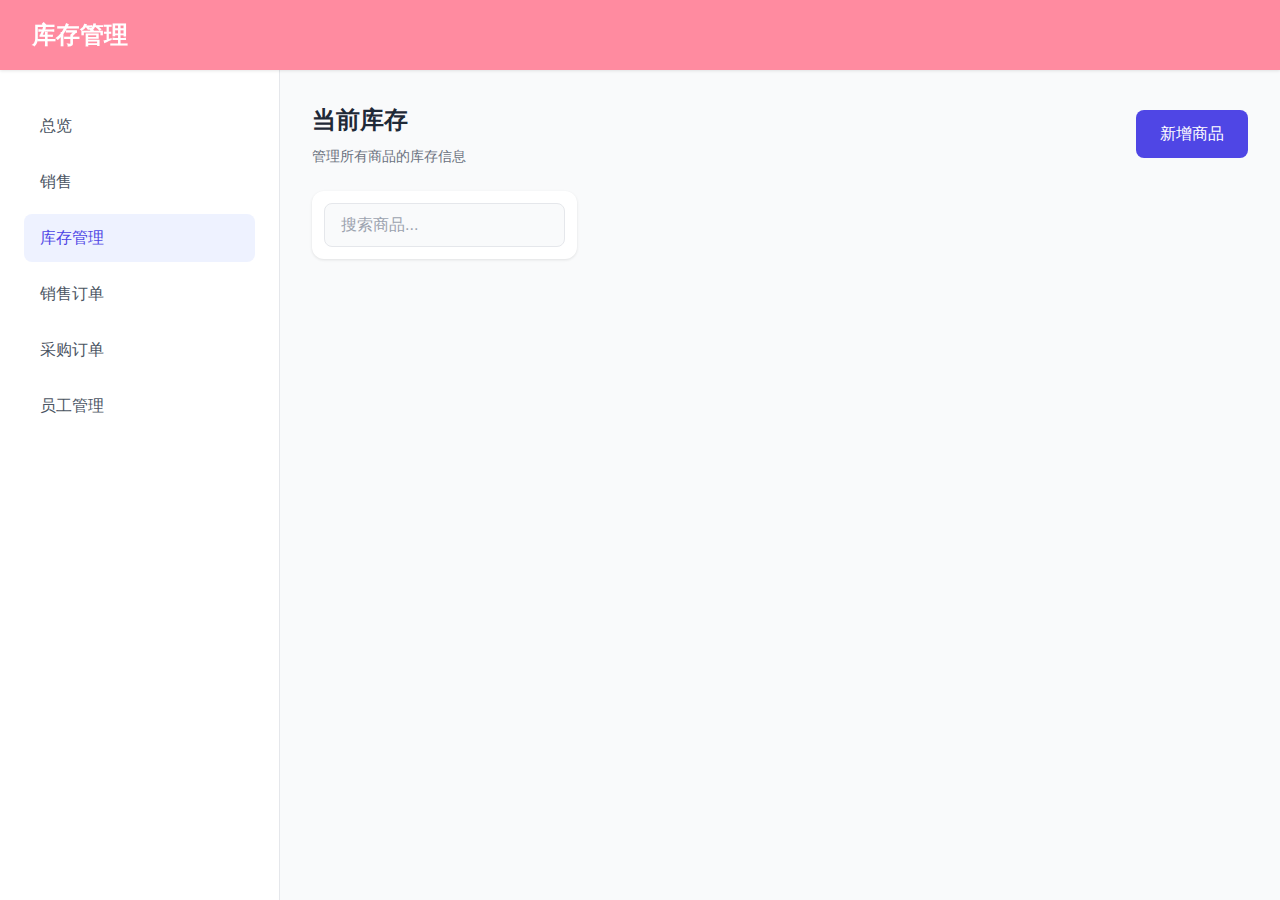
<file: src/main/resources/static/manage-inventory.html>
<!DOCTYPE html>
<html lang="zh">
<head>
    <meta charset="UTF-8">
    <meta name="viewport" content="width=device-width, initial-scale=1.0">
    <title>库存管理 - 仓库管理系统</title>
    <link rel="stylesheet" href="styles.css">
    <style>
        .inventory-header {
            margin-bottom: 2rem;
            display: flex;
            justify-content: space-between;
            align-items: flex-start;
        }

        .inventory-header h2 {
            color: #1F2937;
            font-size: 1.5rem;
            font-weight: 600;
            margin-bottom: 0.5rem;
        }

        .inventory-header p {
            color: #6B7280;
            font-size: 0.875rem;
        }

        .btn-add {
            background: #4F46E5;
            color: white;
            padding: 0.75rem 1.5rem;
            border-radius: 0.5rem;
            text-decoration: none;
            font-weight: 500;
            transition: all 0.2s;
            margin-top: 0.5rem
        }

        .btn-add:hover {
            background: #4338CA;
        }

        .add-form {
            background: white;
            padding: 2rem;
            border-radius: 1rem;
            box-shadow: 0 4px 6px -1px rgba(0, 0, 0, 0.1);
            margin-bottom: 2rem;
        }

        .add-form h2 {
            color: #1F2937;
            font-size: 1.25rem;
            font-weight: 600;
            margin-bottom: 1.5rem;
        }

        .form-group {
            margin-bottom: 1.5rem;
        }

        .form-group label {
            display: block;
            color: #374151;
            font-size: 0.875rem;
            font-weight: 500;
            margin-bottom: 0.5rem;
        }

        .form-group input {
            width: 100%;
            padding: 0.75rem 1rem;
            border: 1px solid #E5E7EB;
            border-radius: 0.5rem;
            font-size: 1rem;
            transition: all 0.2s;
        }

        .form-group input:focus {
            border-color: #4F46E5;
            box-shadow: 0 0 0 3px rgba(79, 70, 229, 0.1);
            outline: none;
        }

        .inventory-grid {
            display: grid;
            grid-template-columns: repeat(auto-fit, minmax(280px, 1fr));
            gap: 1.5rem;
            padding: 1.5rem 0;
        }

        .inventory-card {
            background: white;
            border-radius: 1rem;
            padding: 1.5rem;
            box-shadow: 0 4px 6px -1px rgba(0, 0, 0, 0.1);
            transition: all 0.3s ease;
        }

        .inventory-card:hover {
            transform: translateY(-4px);
            box-shadow: 0 10px 15px -3px rgba(0, 0, 0, 0.1);
        }

        .btn {
            padding: 0.75rem 1rem;
            border: none;
            border-radius: 0.5rem;
            font-weight: 500;
            cursor: pointer;
            transition: all 0.2s;
        }

        .btn-primary {
            background: #4F46E5;
            color: white;
        }

        .btn-primary:hover {
            background: #4338CA;
        }

        .btn-success {
            background: #10B981;
            color: white;
        }

        .btn-success:hover {
            background: #059669;
        }

        .btn-danger {
            background: #EF4444;
            color: white;
        }

        .btn-danger:hover {
            background: #DC2626;
        }

        .action-buttons {
            display: flex;
            gap: 0.75rem;
            margin-top: 1rem;
        }

        .restock-input {
            width: 80px;
            padding: 0.5rem;
            border: 1px solid #E5E7EB;
            border-radius: 0.5rem;
            margin-right: 0.5rem;
        }

        .search-container {
            margin: 1.5rem 0;
            display: flex;
            align-items: center;
            background: white;
            padding: 0.75rem;
            border-radius: 0.75rem;
            box-shadow: 0 1px 3px rgba(0, 0, 0, 0.1);
        }

        .search-input {
            width: 100%;
            max-width: 400px;
            padding: 0.75rem 1rem;
            border: 1px solid #E5E7EB;
            border-radius: 0.5rem;
            font-size: 1rem;
            color: #1F2937;
            background-color: #F9FAFB;
            outline: none;
            transition: all 0.2s ease;
        }

        .search-input::placeholder {
            color: #9CA3AF;
        }

        .search-input:focus {
            border-color: #4F46E5;
            background-color: white;
            box-shadow: 0 0 0 3px rgba(79, 70, 229, 0.1);
        }
    </style>
</head>
<body>
    <div class="container">
        <header class="navbar">
            <h1>库存管理</h1>
        </header>
        
        <aside class="sidebar">
            <ul>
                <li><a href="index.html">总览</a></li>
                <li><a href="inventory.html">销售</a></li>
                <li><a href="manage-inventory.html" class="active">库存管理</a></li>
                <li><a href="sale-orders.html">销售订单</a></li>
                <li><a href="purchase-orders.html">采购订单</a></li>
                <li><a href="employee-management.html">员工管理</a></li>

            </ul>
        </aside>
        
        <main class="main-content">
            <div class="inventory-header">
                <div>
                    <h2>当前库存</h2>
                    <p>管理所有商品的库存信息</p>
                    <div class="search-container">
                        <input type="text" id="searchInput" placeholder="搜索商品..." class="search-input">
                    </div>
                </div>
                <a href="add-product.html" class="btn-add">新增商品</a>
            </div>
            <div class="inventory-grid" id="inventoryGrid">
                <!-- 商品卡片将通过 JavaScript 动态添加 -->
            </div>
        </main>
    </div>

    <script>
        // 加载库存数据
        function loadInventory() {
            fetch('http://localhost:8080/api/inventory/all')
                .then(response => response.json())
                .then(products => {
                    allProducts = products; // 保存所有商品数据
                    renderProducts(products); // 渲染商品
                })
                .catch(error => console.error('加载库存失败:', error));
        }

        // 添加渲染商品的函数
        function renderProducts(products) {
            const grid = document.getElementById('inventoryGrid');
            grid.innerHTML = '';
            products.forEach(product => {
                grid.innerHTML += `
                    <div class="inventory-card">
                        <h3>${product.name}</h3>
                        <p>当前库存: ${product.stock}</p>
                        <p>价格: ¥${product.price}</p>
                        <p>最小库存: ${product.minStock}</p>
                        <div class="action-buttons">
                            <input type="number" min="1" value="1" id="restock-${product.id}" style="width: 60px;">
                            <button class="btn btn-success" onclick="restockProduct(${product.id})">进货</button>
                            <button class="btn btn-danger" onclick="deleteProduct(${product.id})">删除</button>
                        </div>
                    </div>
                `;
            });
        }

        // 添加搜索功能
        function searchProducts(keyword) {
            const filteredProducts = allProducts.filter(product => 
                product.name.toLowerCase().includes(keyword.toLowerCase())
            );
            renderProducts(filteredProducts);
        }

        // 修改页面加载时的事件监听
        window.onload = function() {
            loadInventory();
            
            // 添加搜索输入框事件监听
            document.getElementById('searchInput').addEventListener('input', function(e) {
                searchProducts(e.target.value);
            });
        };

        // 补货功能
        function restockProduct(id) {
            const quantity = document.getElementById(`restock-${id}`).value;
            console.log(`正在补货，商品ID: ${id}, 数量: ${quantity}`);
            
            fetch(`http://localhost:8080/api/inventory/restock/${id}`, {
                method: 'POST',
                headers: {
                    'Content-Type': 'application/json'
                },
                body: JSON.stringify({ quantity: parseInt(quantity) })
            })
            .then(response => {
                if (!response.ok) {
                    return response.text().then(text => {
                        throw new Error(text || '补货请求失败');
                    });
                }
                return response.text();
            })
            .then(result => {
                console.log('补货成功:', result);
                alert(result);
                loadInventory();
            })
            .catch(error => {
                console.error('补货失败:', error);
                alert('补货失败：' + error.message);
            });
        }


        // 删除商品
        function deleteProduct(id) {
            if (!confirm('确定要删除这个商品吗？此操作不可恢复。')) {
                return;
            }
            
            fetch(`http://localhost:8080/api/inventory/delete/${id}`, {
                method: 'DELETE'
            })
            .then(response => {
                if (!response.ok) {
                    return response.text().then(text => {
                        throw new Error(text || '删除失败');
                    });
                }
                return response.text();
            })
            .then(result => {
                alert('删除成功');
                loadInventory();
            })
            .catch(error => {
                console.error('删除失败:', error);
                alert('删除失败：' + error.message);
            });
        }
    </script>
</body>
</html>
</file>
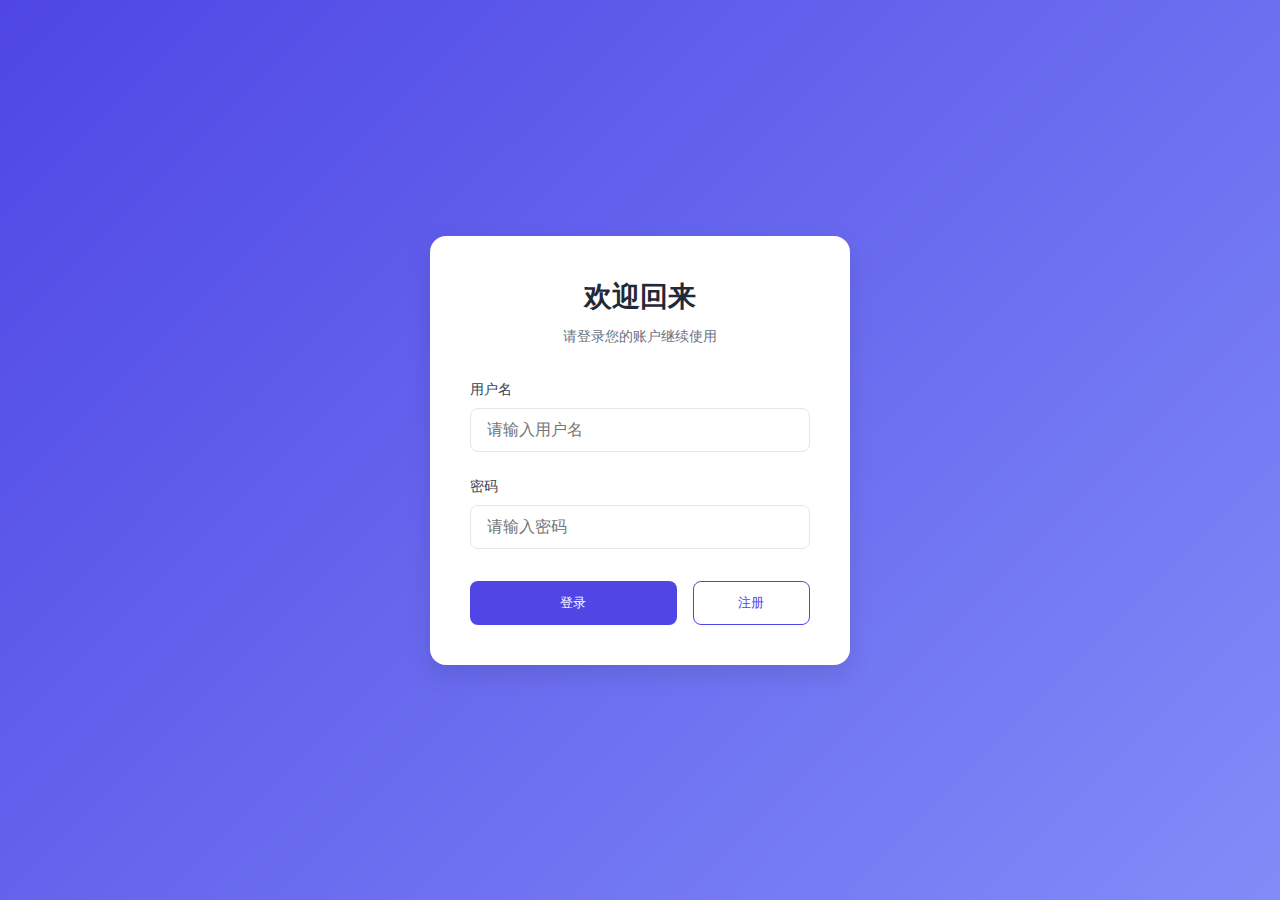
<file: src/main/resources/static/my-orders.html>
<!DOCTYPE html>
<html lang="zh">
<head>
    <meta charset="UTF-8">
    <meta name="viewport" content="width=device-width, initial-scale=1.0">
    <title>我的订单 - 仓库管理系统</title>
    <link rel="stylesheet" href="styles.css">
    <style>
        .orders-header {
            margin-bottom: 2rem;
        }

        .orders-header h2 {
            color: #1F2937;
            font-size: 1.5rem;
            font-weight: 600;
            margin-bottom: 0.5rem;
        }

        .orders-header p {
            color: #6B7280;
            font-size: 0.875rem;
        }

        .orders-container {
            padding: 1.5rem;
        }

        .order-table {
            width: 100%;
            border-collapse: collapse;
            background: white;
            border-radius: 1rem;
            overflow: hidden;
            box-shadow: 0 4px 6px -1px rgba(0, 0, 0, 0.1);
        }

        .order-table th {
            background: #4F46E5;
            color: white;
            font-weight: 500;
            padding: 1rem 1.5rem;
            text-align: left;
            font-size: 0.875rem;
        }

        .order-table td {
            padding: 1rem 1.5rem;
            border-bottom: 1px solid #E5E7EB;
            color: #374151;
        }

        .order-table tr:last-child td {
            border-bottom: none;
        }

        .order-table tr:hover {
            background: #F3F4F6;
        }

        .no-orders {
            text-align: center;
            padding: 2rem;
            color: #6B7280;
            font-size: 0.875rem;
        }
    </style>
</head>
<body>
    <div class="container">
        <header class="navbar">
            <h1>我的订单</h1>
        </header>
        
        <aside class="sidebar">
            <ul>
                <li><a href="index.html">总览</a></li>
                <li><a href="inventory.html">销售</a></li>
                <li><a href="manage-inventory.html">库存管理</a></li>
                <li><a href="sale-orders.html">销售订单</a></li>
                <li><a href="purchase-orders.html">采购订单</a></li>
                <li><a href="employee-management.html">员工管理</a></li>
            </ul>
        </aside>
        
        <main class="main-content">
            <div class="orders-header">
                <h2>订单记录</h2>
                <p>查看您的所有订单历史</p>
            </div>
            <div class="orders-container">
                <table class="order-table">
                    <thead>
                        <tr>
                            <th>订单编号</th>
                            <th>商品名称</th>
                            <th>数量</th>
                            <th>下单时间</th>
                        </tr>
                    </thead>
                    <tbody id="orderTableBody">

                    </tbody>
                </table>
            </div>
        </main>
    </div>

    <script>
        window.onload = function() {
            const currentUser = JSON.parse(localStorage.getItem('currentUser'));
            if (!currentUser) {
                alert('请先登录！');
                window.location.href = 'login.html';
                return;
            }
            loadMyOrders(currentUser.id);
        };

        function loadMyOrders(userId) {
            fetch(`http://localhost:8080/api/orders/user/${userId}`)
                .then(response => response.json())
                .then(orders => {
                    const tbody = document.getElementById('orderTableBody');
                    if (orders.length === 0) {
                        tbody.innerHTML = `
                            <tr>
                                <td colspan="4" class="no-orders">暂无订单记录</td>
                            </tr>
                        `;
                        return;
                    }
                    
                    tbody.innerHTML = orders.map(order => `
                        <tr>
                            <td>${order.id}</td>
                            <td>${order.productName}</td>
                            <td>${order.quantity}</td>
                            <td>${new Date(order.orderTime).toLocaleString()}</td>
                        </tr>
                    `).join('');
                })
                .catch(error => {
                    console.error('加载订单失败:', error);
                    alert('加载订单失败，请稍后重试');
                });
        }
    </script>
</body>
</html>
</file>
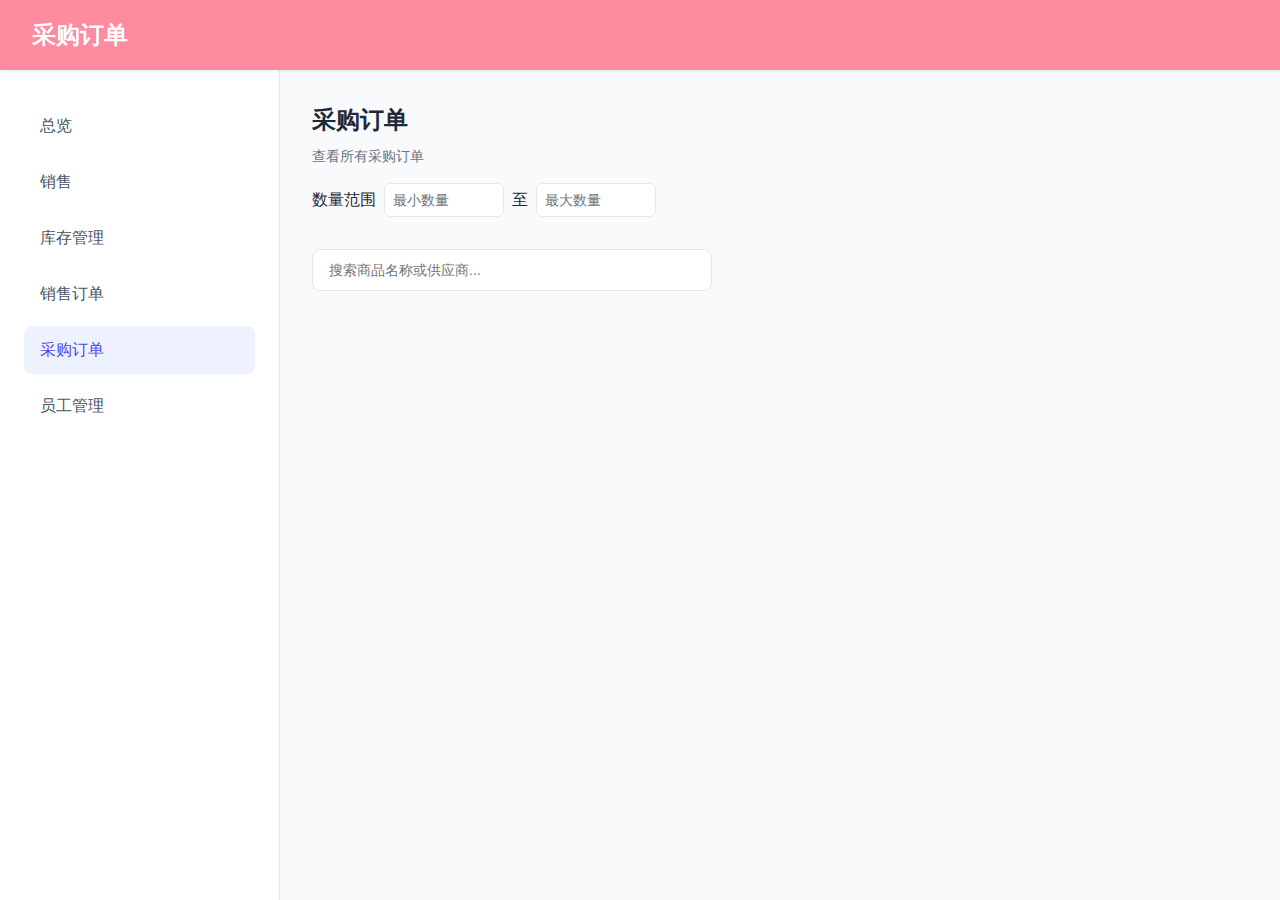
<file: src/main/resources/static/purchase-orders.html>
<!DOCTYPE html>
<html lang="zh">
<head>
    <meta charset="UTF-8">
    <meta name="viewport" content="width=device-width, initial-scale=1.0">
    <title>采购订单 - 仓库管理系统</title>
    <link rel="stylesheet" href="styles.css">
    <style>
        .orders-header {
            margin-bottom: 2rem;
        }

        .orders-header h2 {
            color: #1F2937;
            font-size: 1.5rem;
            font-weight: 600;
            margin-bottom: 0.5rem;
        }

        .orders-header p {
            color: #6B7280;
            font-size: 0.875rem;
        }

        .orders-grid {
            display: grid;
            grid-template-columns: repeat(auto-fill, minmax(300px, 1fr));
            gap: 1.5rem;
            padding: 1rem;
        }

        .order-card {
            background: white;
            border-radius: 0.5rem;
            padding: 1.5rem;
            box-shadow: 0 1px 3px rgba(0, 0, 0, 0.1);
        }

        .order-header {
            display: flex;
            justify-content: space-between;
            align-items: center;
            margin-bottom: 1rem;
        }

        .order-id {
            color: #4B5563;
            font-size: 0.875rem;
        }

        .order-status {
            padding: 0.25rem 0.75rem;
            border-radius: 9999px;
            font-size: 0.75rem;
            font-weight: 500;
        }

        .status-completed {
            background: #DEF7EC;
            color: #03543F;
        }

        .order-details {
            display: flex;
            flex-direction: column;
            gap: 0.75rem;
        }

        .order-item {
            display: flex;
            justify-content: space-between;
            color: #4B5563;
            font-size: 0.875rem;
        }

        .order-total {
            margin-top: 1rem;
            padding-top: 1rem;
            border-top: 1px solid #E5E7EB;
            display: flex;
            justify-content: space-between;
            font-weight: 600;
            color: #1F2937;
        }

        .filters-container {
            margin-top: 1rem;
            display: flex;
            flex-direction: column;
            gap: 1rem;
            max-width: 800px;
        }

        .filter-group {
            display: flex;
            align-items: center;
            gap: 0.5rem;
        }

        .filter-input {
            padding: 0.5rem;
            border: 1px solid #E5E7EB;
            border-radius: 0.375rem;
            font-size: 0.875rem;
            width: 120px;
        }

        .search-container {
            margin-top: 1rem;
            max-width: 400px;
        }

        .search-input {
            width: 100%;
            padding: 0.75rem 1rem;
            border: 1px solid #E5E7EB;
            border-radius: 0.5rem;
            font-size: 0.875rem;
            transition: all 0.2s;
        }
    </style>
</head>
<body>
    <div class="container">
        <header class="navbar">
            <h1>采购订单</h1>
        </header>
        
        <aside class="sidebar">
            <ul>
                <li><a href="index.html">总览</a></li>
                <li><a href="inventory.html">销售</a></li>
                <li><a href="manage-inventory.html">库存管理</a></li>
                <li><a href="sale-orders.html">销售订单</a></li>
                <li><a href="purchase-orders.html" class="active">采购订单</a></li>
                <li><a href="employee-management.html">员工管理</a></li>
            </ul>
        </aside>
        
        <main class="main-content">
            <div class="orders-header">
                <h2>采购订单</h2>
                <p>查看所有采购订单</p>
                <div class="filters-container">
                    <div class="filter-group">
                        <label>数量范围</label>
                        <input type="number" id="minQuantity" placeholder="最小数量" class="filter-input">
                        <span>至</span>
                        <input type="number" id="maxQuantity" placeholder="最大数量" class="filter-input">
                    </div>
                    <div class="search-container">
                        <input type="text" id="searchInput" placeholder="搜索商品名称或供应商..." class="search-input">
                    </div>
                </div>
            </div>
            <div class="orders-grid" id="ordersGrid">
                <!-- 订单将通过JavaScript动态添加 -->
            </div>
        </main>
    </div>

    <script>
        let allOrders = [];

        function loadPurchaseOrders() {
            fetch('http://localhost:8080/api/orders/purchases')
                .then(response => response.json())
                .then(orders => {
                    allOrders = orders;
                    renderOrders(orders);
                })
                .catch(error => {
                    console.error('加载采购订单失败:', error);
                    alert('加载采购订单失败，请刷新页面重试');
                });
        }

        function filterOrders() {
            const keyword = document.getElementById('searchInput').value.toLowerCase();
            const minQuantity = Number(document.getElementById('minQuantity').value) || 0;
            const maxQuantity = Number(document.getElementById('maxQuantity').value) || Infinity;

            const filteredOrders = allOrders.filter(order => {
                return (
                    order.productName.toLowerCase().includes(keyword) &&
                    order.quantity >= minQuantity &&
                    order.quantity <= maxQuantity
                );
            });

            renderOrders(filteredOrders);
        }

        function renderOrders(orders) {
            const grid = document.getElementById('ordersGrid');
            grid.innerHTML = orders.map(order => `
                <div class="order-card">
                    <div class="order-header">
                        <span class="order-id">订单号: ${order.id}</span>
                        <span class="order-status status-completed">已完成</span>
                    </div>
                    <div class="order-details">
                        <div class="order-item">
                            <span>商品名称:</span>
                            <span>${order.productName}</span>
                        </div>
                        <div class="order-item">
                            <span>数量:</span>
                            <span>${order.quantity}</span>
                        </div>
                        <div class="order-item">
                            <span>供应商:</span>
                            <span>${order.supplierName}</span>
                        </div>
                        <div class="order-item">
                            <span>采购时间:</span>
                            <span>${new Date(order.purchaseTime).toLocaleString()}</span>
                        </div>
                    </div>
                </div>
            `).join('');
        }

        window.onload = function() {
            loadPurchaseOrders();
            
            // 为所有筛选输入框添加事件监听
            const filterInputs = document.querySelectorAll('.filter-input, .search-input');
            filterInputs.forEach(input => {
                input.addEventListener('input', filterOrders);
            });
        };
    </script>
</body>
</html>
</file>
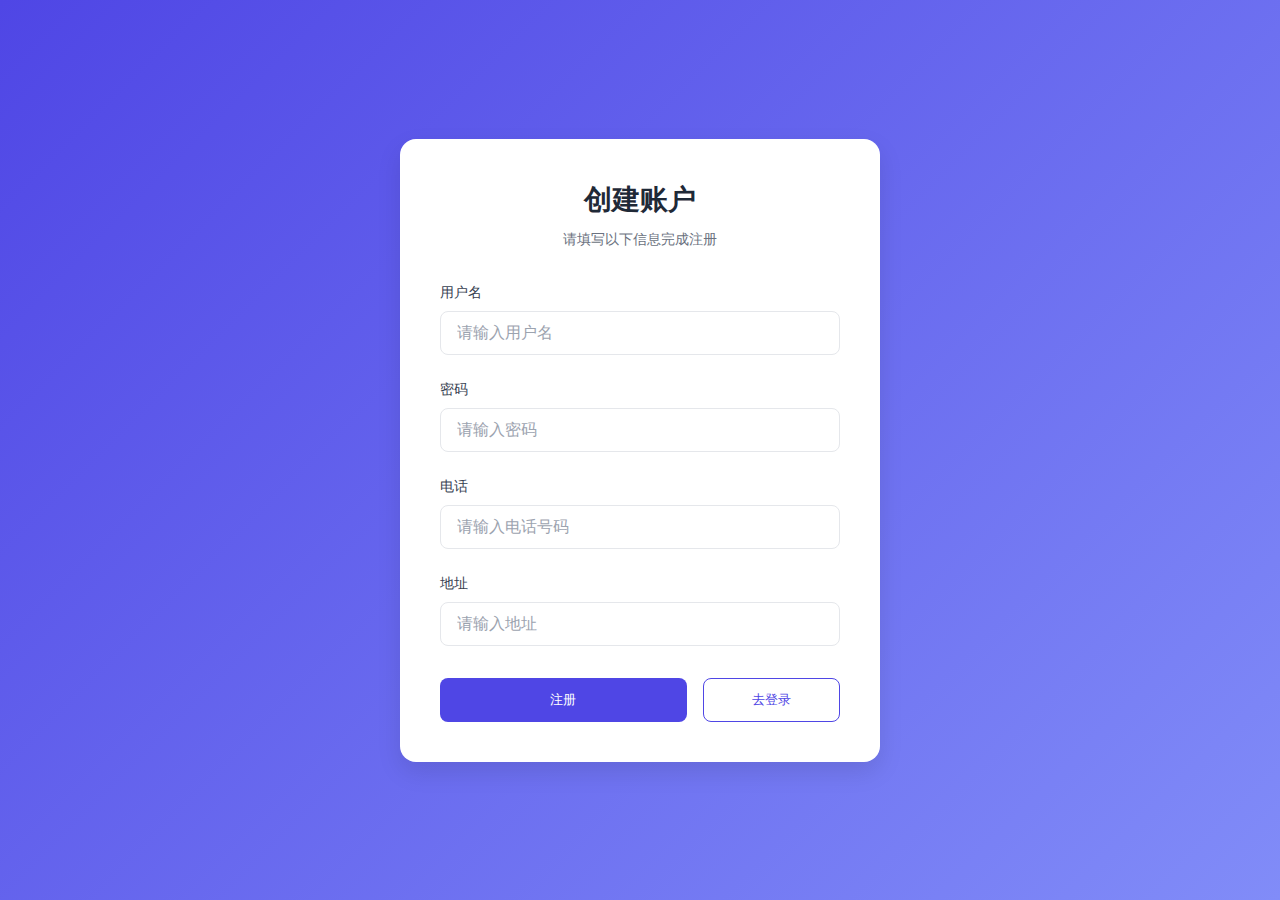
<file: src/main/resources/static/register.html>
<!DOCTYPE html>
<html lang="zh">
<head>
    <meta charset="UTF-8">
    <meta name="viewport" content="width=device-width, initial-scale=1.0">
    <title>用户注册 - 仓库管理系统</title>
    <link rel="stylesheet" href="styles.css">
    <style>
        body {
            background: linear-gradient(135deg, #4F46E5 0%, #818CF8 100%);
            min-height: 100vh;
            display: flex;
            align-items: center;
            justify-content: center;
            padding: 2rem;
            font-family: 'PingFang SC', 'Microsoft YaHei', sans-serif;
        }

        .register-container {
            background: white;
            border-radius: 1rem;
            box-shadow: 0 10px 25px rgba(0, 0, 0, 0.1);
            width: 100%;
            max-width: 480px;
            padding: 2.5rem;
        }

        .register-header {
            text-align: center;
            margin-bottom: 2rem;
        }

        .register-header h1 {
            color: #1F2937;
            font-size: 1.75rem;
            font-weight: 600;
            margin-bottom: 0.5rem;
        }

        .register-header p {
            color: #6B7280;
            font-size: 0.875rem;
        }

        .form-group {
            margin-bottom: 1.5rem;
        }

        .form-group label {
            display: block;
            color: #374151;
            font-size: 0.875rem;
            font-weight: 500;
            margin-bottom: 0.5rem;
        }

        .form-group input {
            width: 100%;
            padding: 0.75rem 1rem;
            border: 1px solid #E5E7EB;
            border-radius: 0.5rem;
            font-size: 1rem;
            transition: all 0.2s;
        }

        .form-group input:focus {
            border-color: #4F46E5;
            box-shadow: 0 0 0 3px rgba(79, 70, 229, 0.1);
            outline: none;
        }

        .form-group input::placeholder {
            color: #9CA3AF;
        }

        .button-group {
            display: flex;
            gap: 1rem;
            margin-top: 2rem;
        }

        .register-btn {
            flex: 2;
            background: #4F46E5;
            color: white;
            padding: 0.75rem;
            border: none;
            border-radius: 0.5rem;
            font-weight: 500;
            cursor: pointer;
            transition: all 0.2s;
        }

        .register-btn:hover {
            background: #4338CA;
            transform: translateY(-1px);
        }

        .login-btn {
            flex: 1;
            background: white;
            color: #4F46E5;
            padding: 0.75rem;
            border: 1px solid #4F46E5;
            border-radius: 0.5rem;
            font-weight: 500;
            cursor: pointer;
            transition: all 0.2s;
        }

        .login-btn:hover {
            background: #F3F4F6;
        }

        .error-message {
            color: #DC2626;
            font-size: 0.875rem;
            margin-top: 0.25rem;
            display: none;
        }

        @media (max-width: 480px) {
            .register-container {
                padding: 1.5rem;
            }
        }
    </style>
</head>
<body>
    <div class="register-container">
        <div class="register-header">
            <h1>创建账户</h1>
            <p>请填写以下信息完成注册</p>
        </div>
        
        <form id="registerForm">
            <div class="form-group">
                <label for="username">用户名</label>
                <input 
                    type="text" 
                    id="username" 
                    name="username" 
                    required 
                    placeholder="请输入用户名"
                    autocomplete="off"
                >
                <div class="error-message" id="username-error"></div>
            </div>
            
            <div class="form-group">
                <label for="password">密码</label>
                <input 
                    type="password" 
                    id="password" 
                    name="password" 
                    required 
                    placeholder="请输入密码"
                >
                <div class="error-message" id="password-error"></div>
            </div>
            
            <div class="form-group">
                <label for="phone">电话</label>
                <input 
                    type="tel" 
                    id="phone" 
                    name="phone" 
                    required 
                    placeholder="请输入电话号码"
                >
                <div class="error-message" id="phone-error"></div>
            </div>
            
            <div class="form-group">
                <label for="address">地址</label>
                <input 
                    type="text" 
                    id="address" 
                    name="address" 
                    required 
                    placeholder="请输入地址"
                >
                <div class="error-message" id="address-error"></div>
            </div>
            
            <div class="button-group">
                <button type="submit" class="register-btn">注册</button>
                <button type="button" class="login-btn" onclick="window.location.href='login.html'">去登录</button>
            </div>
        </form>
    </div>

    <script>
        document.getElementById('registerForm').addEventListener('submit', async function(e) {
            e.preventDefault();
            
            // 获取表单数据
            const formData = {
                username: document.getElementById('username').value.trim(),
                password: document.getElementById('password').value.trim(),
                phone: document.getElementById('phone').value.trim(),
                address: document.getElementById('address').value.trim()
            };

            try {
                // 打印发送的数据，用于调试
                console.log('发送的数据:', JSON.stringify(formData));

                const response = await fetch('http://localhost:8080/api/users/register', {
                    method: 'POST',
                    headers: {
                        'Content-Type': 'application/json'
                    },
                    body: JSON.stringify(formData)
                });

                // 先检查响应状态
                if (!response.ok) {
                    const errorText = await response.text();
                    throw new Error(errorText);
                }

                // 尝试解析响应
                const result = await response.text();
                console.log('服务器响应:', result);

                alert('注册成功！');
                window.location.href = 'login.html';
            } catch (error) {
                console.error('注册错误:', error);
                alert('注册失败：' + error.message);
            }
        });

        // 显示错误消息的辅助函数
        function showError(fieldId, message) {
            const errorElement = document.getElementById(`${fieldId}-error`);
            errorElement.textContent = message;
            errorElement.style.display = 'block';
        }
    </script>
</body>
</html>
</file>
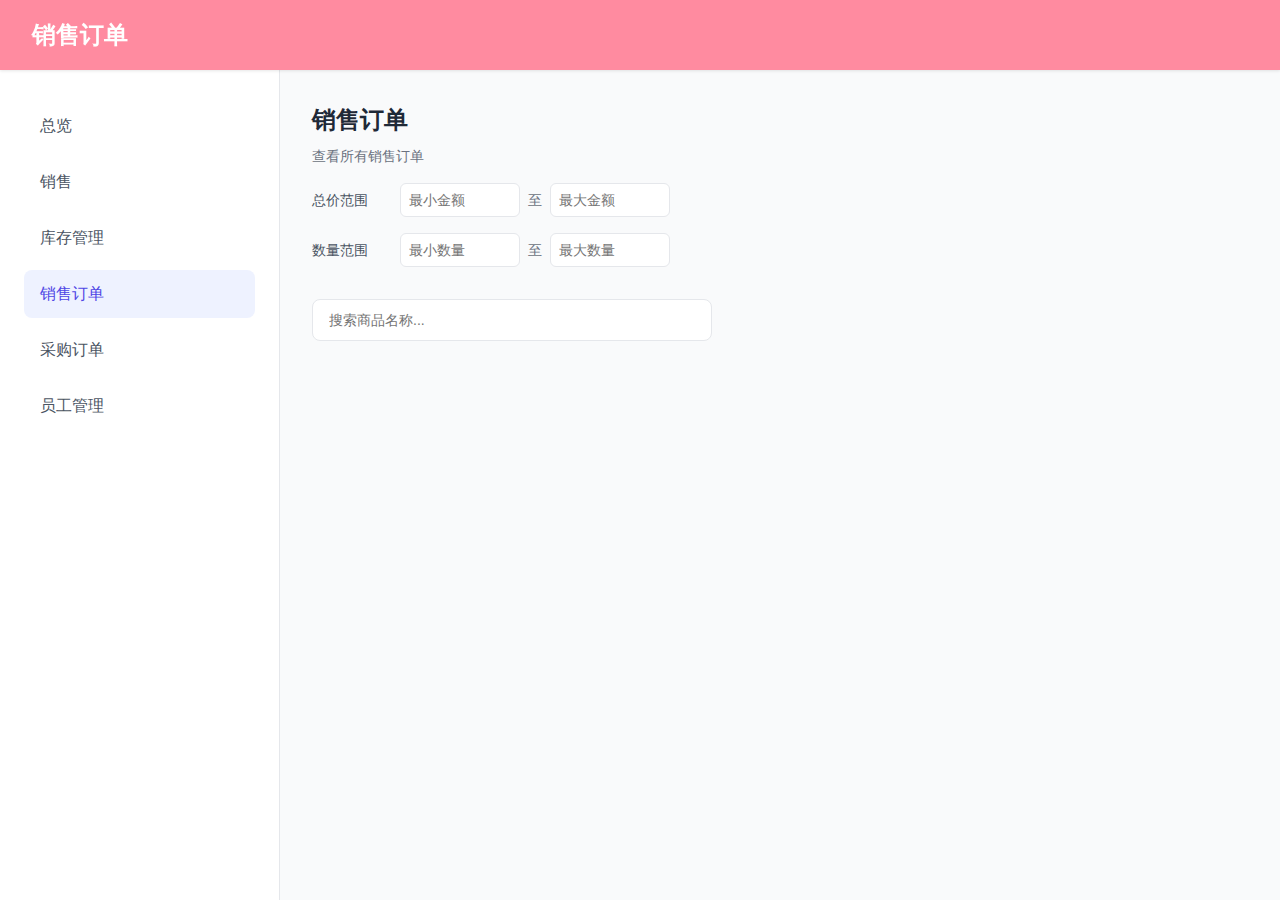
<file: src/main/resources/static/sale-orders.html>
<!DOCTYPE html>
<html lang="zh">
<head>
    <meta charset="UTF-8">
    <meta name="viewport" content="width=device-width, initial-scale=1.0">
    <title>销售订单 - 仓库管理系统</title>
    <link rel="stylesheet" href="styles.css">
    <style>
        .orders-header {
            margin-bottom: 2rem;
        }

        .orders-header h2 {
            color: #1F2937;
            font-size: 1.5rem;
            font-weight: 600;
            margin-bottom: 0.5rem;
        }

        .orders-header p {
            color: #6B7280;
            font-size: 0.875rem;
        }

        .search-container {
            margin-top: 1rem;
            max-width: 400px;
        }

        .search-input {
            width: 100%;
            padding: 0.75rem 1rem;
            border: 1px solid #E5E7EB;
            border-radius: 0.5rem;
            font-size: 0.875rem;
            transition: all 0.2s;
        }

        .search-input:focus {
            border-color: #4F46E5;
            outline: none;
            box-shadow: 0 0 0 3px rgba(79, 70, 229, 0.1);
        }

        .orders-grid {
            display: grid;
            grid-template-columns: repeat(auto-fill, minmax(300px, 1fr));
            gap: 1.5rem;
            padding: 1rem;
        }

        .order-card {
            background: white;
            border-radius: 0.5rem;
            padding: 1.5rem;
            box-shadow: 0 1px 3px rgba(0, 0, 0, 0.1);
        }

        .order-header {
            display: flex;
            justify-content: space-between;
            align-items: center;
            margin-bottom: 1rem;
        }

        .order-id {
            font-weight: 600;
            color: #1F2937;
        }

        .order-status {
            padding: 0.25rem 0.75rem;
            border-radius: 9999px;
            font-size: 0.75rem;
            font-weight: 500;
        }

        .status-completed {
            background: #DEF7EC;
            color: #03543F;
        }

        .order-details {
            margin-top: 1rem;
        }

        .order-item {
            display: flex;
            justify-content: space-between;
            margin-bottom: 0.5rem;
            color: #4B5563;
        }

        .order-total {
            margin-top: 1rem;
            padding-top: 1rem;
            border-top: 1px solid #E5E7EB;
            display: flex;
            justify-content: space-between;
            font-weight: 600;
            color: #1F2937;
        }

        .filters-container {
            margin-top: 1rem;
            display: flex;
            flex-direction: column;
            gap: 1rem;
            max-width: 800px;
        }

        .filter-group {
            display: flex;
            align-items: center;
            gap: 0.5rem;
        }

        .filter-group label {
            min-width: 80px;
            color: #4B5563;
            font-size: 0.875rem;
        }

        .filter-input {
            padding: 0.5rem;
            border: 1px solid #E5E7EB;
            border-radius: 0.375rem;
            font-size: 0.875rem;
            width: 120px;
        }

        .filter-input:focus {
            border-color: #4F46E5;
            outline: none;
            box-shadow: 0 0 0 3px rgba(79, 70, 229, 0.1);
        }

        .filter-group span {
            color: #6B7280;
            font-size: 0.875rem;
        }
    </style>
</head>
<body>
    <div class="container">
        <header class="navbar">
            <h1>销售订单</h1>
        </header>
        
        <aside class="sidebar">
            <ul>
                <li><a href="index.html">总览</a></li>
                <li><a href="inventory.html">销售</a></li>
                <li><a href="manage-inventory.html">库存管理</a></li>
                <li><a href="sale-orders.html" class="active">销售订单</a></li>
                <li><a href="purchase-orders.html">采购订单</a></li>
                <li><a href="employee-management.html">员工管理</a></li>
            </ul>
        </aside>
        
        <main class="main-content">
            <div class="orders-header">
                <div>
                    <h2>销售订单</h2>
                    <p>查看所有销售订单</p>
                    <div class="filters-container">
                        <div class="filter-group">
                            <label>总价范围</label>
                            <input type="number" id="minPrice" placeholder="最小金额" class="filter-input">
                            <span>至</span>
                            <input type="number" id="maxPrice" placeholder="最大金额" class="filter-input">
                        </div>
                        <div class="filter-group">
                            <label>数量范围</label>
                            <input type="number" id="minQuantity" placeholder="最小数量" class="filter-input">
                            <span>至</span>
                            <input type="number" id="maxQuantity" placeholder="最大数量" class="filter-input">
                        </div>
                        <div class="search-container">
                            <input type="text" id="searchInput" placeholder="搜索商品名称..." class="search-input">
                        </div>
                    </div>
                </div>
            </div>
            <div class="orders-grid" id="ordersGrid">
                <!-- 订单将通过JavaScript动态添加 -->
            </div>
        </main>
    </div>

    <script>
        let allOrders = [];

        function loadOrders() {
            fetch('http://localhost:8080/api/orders/sales')
                .then(response => response.json())
                .then(orders => {
                    allOrders = orders;
                    renderOrders(orders);
                })
                .catch(error => console.error('加载订单失败:', error));
        }

        function renderOrders(orders) {
            const grid = document.getElementById('ordersGrid');
            grid.innerHTML = orders.map(order => `
                <div class="order-card">
                    <div class="order-header">
                        <span class="order-id">订单号: ${order.id}</span>
                        <span class="order-status status-completed">已完成</span>
                    </div>
                    <div class="order-details">
                        <div class="order-item">
                            <span>商品名称:</span>
                            <span>${order.productName}</span>
                        </div>
                        <div class="order-item">
                            <span>数量:</span>
                            <span>${order.quantity}</span>
                        </div>
                        <div class="order-item">
                            <span>单价:</span>
                            <span>¥${order.price?.toFixed(2) || '0.00'}</span>
                        </div>
                        <div class="order-item">
                            <span>下单时间:</span>
                            <span>${order.orderTime}</span>
                        </div>
                    </div>
                    <div class="order-total">
                        <span>总价:</span>
                        <span>¥${(Number(order.price) * Number(order.quantity)).toFixed(2)}</span>
                    </div>
                </div>
            `).join('');
        }

        function filterOrders() {
            const keyword = document.getElementById('searchInput').value.toLowerCase();
            const minPrice = Number(document.getElementById('minPrice').value) || 0;
            const maxPrice = Number(document.getElementById('maxPrice').value) || Infinity;
            const minQuantity = Number(document.getElementById('minQuantity').value) || 0;
            const maxQuantity = Number(document.getElementById('maxQuantity').value) || Infinity;

            const filteredOrders = allOrders.filter(order => {
                const totalPrice = Number(order.price) * Number(order.quantity);
                
                return (
                    order.productName.toLowerCase().includes(keyword) &&
                    totalPrice >= minPrice &&
                    totalPrice <= maxPrice &&
                    order.quantity >= minQuantity &&
                    order.quantity <= maxQuantity
                );
            });

            renderOrders(filteredOrders);
        }

        // 添加格式化日期时间的函数
        function formatDateTime(timestamp) {
            if (!timestamp) return '未知时间';
            const date = new Date(timestamp);
            return date.toLocaleString('zh-CN', {
                year: 'numeric',
                month: '2-digit',
                day: '2-digit',
                hour: '2-digit',
                minute: '2-digit',
                second: '2-digit',
                hour12: false
            });
        }

        // 添加计算总价的函数
        function calculateTotal(price, quantity) {
            const validPrice = Number(price) || 0;
            const validQuantity = Number(quantity) || 0;
            return (validPrice * validQuantity).toFixed(2);
        }

        // 添加事件监听
        window.onload = function() {
            loadOrders();
            
            // 为所有筛选输入框添加事件监听
            const filterInputs = document.querySelectorAll('.filter-input, .search-input');
            filterInputs.forEach(input => {
                input.addEventListener('input', filterOrders);
            });
        };
    </script>
</body>
</html>
</file>
<file: src/main/resources/static/styles.css>
/* 基础重置 */
* {
    margin: 0;
    padding: 0;
    box-sizing: border-box;
}

body {
    font-family: 'Inter', system-ui, -apple-system, sans-serif;
    background-color: #F3F4F6;
    color: #1F2937;
    line-height: 1.5;
}

/* 布局容器 */
.container {
    display: grid;
    grid-template-columns: 280px 1fr;
    grid-template-rows: 70px 1fr;
    min-height: 100vh;
    position: relative;
}

/* 导航栏 */
.navbar {
    position: fixed;
    top: 0;
    left: 0;
    right: 0;
    height: 70px;
    background: #FF8BA0;
    padding: 0 2rem;
    display: flex;
    align-items: center;
    box-shadow: 0 1px 3px rgba(0,0,0,0.1);
    z-index: 100;
}

.navbar h1 {
    color: white;
    font-size: 1.5rem;
    font-weight: 600;
}

/* 侧边栏 */
.sidebar {
    position: fixed;
    top: 70px;
    left: 0;
    bottom: 0;
    width: 280px;
    background: white;
    padding: 1.5rem;
    border-right: 1px solid #E5E7EB;
    overflow-y: auto;
    z-index: 99;
}

.sidebar ul {
    list-style: none;
}

.sidebar li {
    margin: 0.5rem 0;
}

.sidebar a {
    display: flex;
    align-items: center;
    padding: 0.75rem 1rem;
    color: #4B5563;
    text-decoration: none;
    border-radius: 0.5rem;
    transition: all 0.2s;
}

.sidebar a:hover {
    background: #F3F4F6;
    color: #4F46E5;
}

.sidebar a.active {
    background: #EEF2FF;
    color: #4F46E5;
    font-weight: 500;
}

/* 主内容区 */
.main-content {
    grid-column: 2;
    grid-row: 2;
    padding: 2rem;
    position: relative;
    z-index: 1;
    background: #F9FAFB;
}

/* 卡片样式 */
.card {
    background: white;
    border-radius: 0.75rem;
    padding: 1.5rem;
    box-shadow: 0 1px 3px rgba(0,0,0,0.1);
}

/* 表格样式 */
.table-container {
    background: white;
    border-radius: 0.75rem;
    overflow: hidden;
    box-shadow: 0 1px 3px rgba(0,0,0,0.1);
}

table {
    width: 100%;
    border-collapse: collapse;
}

th {
    background: #4F46E5;
    color: white;
    font-weight: 500;
    padding: 1rem;
    text-align: left;
}

td {
    padding: 1rem;
    border-bottom: 1px solid #E5E7EB;
}

tr:hover {
    background: #F3F4F6;
}

/* 按钮样式 */
.btn {
    display: inline-flex;
    align-items: center;
    padding: 0.5rem 1rem;
    border-radius: 0.5rem;
    font-weight: 500;
    cursor: pointer;
    transition: all 0.2s;
}

.btn-primary {
    background: #4F46E5;
    color: white;
    border: none;
}

.btn-primary:hover {
    background: #4338CA;
}

.btn-secondary {
    background: white;
    color: #4F46E5;
    border: 1px solid #4F46E5;
}

.btn-secondary:hover {
    background: #EEF2FF;
}
</file>
